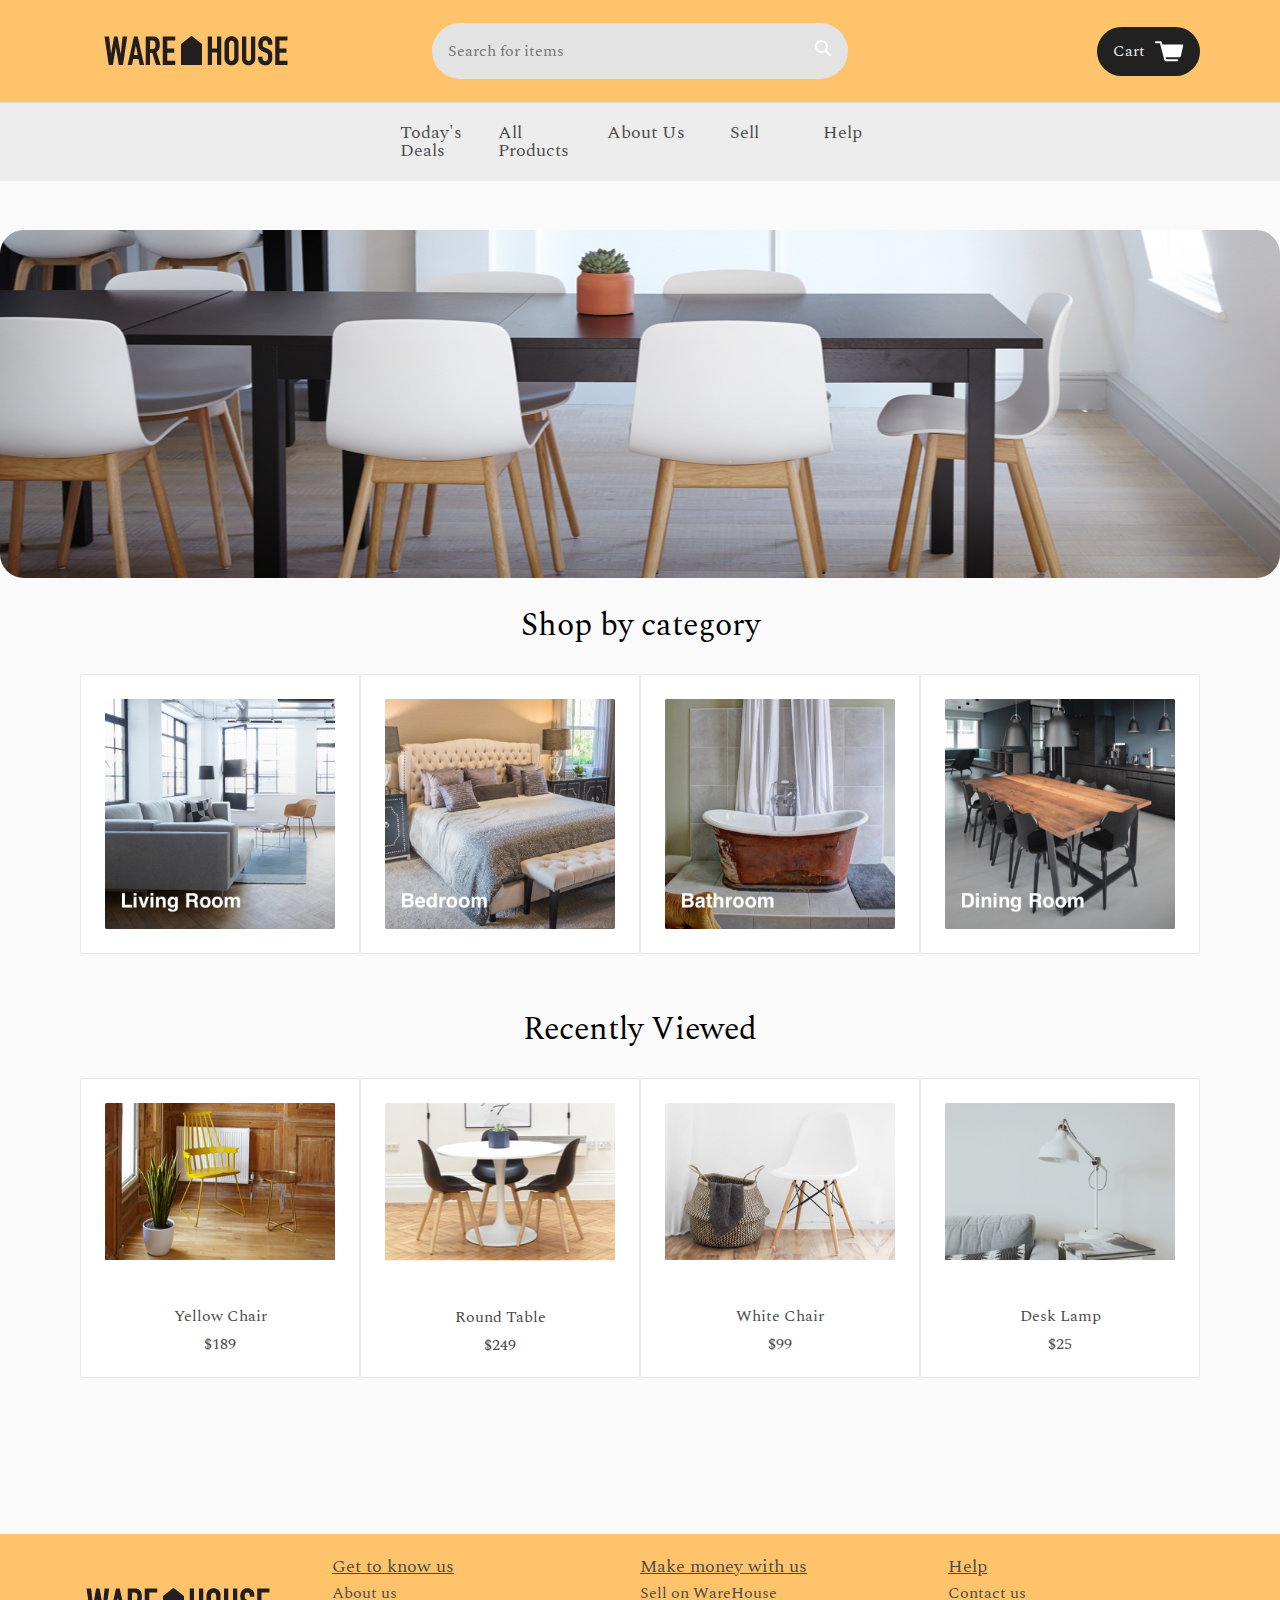
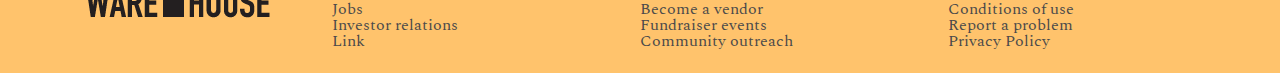
<file: index.html>
<!DOCTYPE html>
<html>
<head>
  <title>WareHouse</title>
  <link rel="stylesheet" type="text/css" href="resources/css/reset.css">
  <link rel="stylesheet" type="text/css" href="resources/css/base.css">
  <link rel="stylesheet" type="text/css" href="resources/css/index.css">
  <link href="https://fonts.googleapis.com/css?family=PT+Serif:700" rel="stylesheet">
  <link href="https://fonts.googleapis.com/css?family=Arapey|Cormorant+SC:400,500,600,700|IM+Fell+DW+Pica+SC|IM+Fell+English+SC|Judson:400,700|Junge|Maitree:400,500,600,700|Playfair+Display:400,700,900|Raleway:400,600,700,800|Spectral:400,500,600,700,800|Suranna|Taviraj:300,400,500,600,700,800,900" rel="stylesheet">
</head>
<body>
  <div class="container">

    <!-- Header -->

    <header>
      <div class="image-container">
        <a href="index.html"><img src="resources/img/home.png" alt="button taking you to mainpage"></a>
      </div>
      <div class="search-bar">
        <input type="text" name="search" placeholder="Search for items">
        <a href="" class="icon"><img src="resources/img/search.svg" alt="search button to conduct searches"></a>
      </div>
      <a href="cart.html" class="button cart">Cart <img src="resources/img/cart.svg" alt="go to cart to complete purchase"></a>
    </header>
    <nav class="top_bar">
      <a href="deals.html">Today's Deals</a>
      <a href="products.html">All Products</a>
      <a href="about.html">About Us</a>
      <a href="sell.html">Sell</a>
      <a href="#">Help</a>
    </nav>

    <!-- Hero Section -->

    <div id="main" class="landing">
      <div class="hero" id="banner_text">
      <!-- <h2>Welcome to WareHouse</h2> -->
      </div>

    <!-- Products Preview Section -->

      <div class="products">

        <!-- Product Categories -->

        <h2>Shop by category</h2>
        <div class="product-list categories">
          <a href="living.html" class="product-category">
            <div class="image-container">
              <img src="resources/img/home/living-room.jpg" alt="living room category">
            </div>

          </a>
          <a href="#" class="product-category">
            <div class="image-container">
              <img src="resources/img/home/bedroom.jpg" alt="bedroom category">
            </div>

          </a>
          <a href="#" class="product-category">
            <div class="image-container">
              <img src="resources/img/home/bathroom.jpg" alt="bathroom category">
            </div>

          </a>
          <a href="#" class="product-category">
            <div class="image-container">
              <img src="resources/img/home/dining-room.jpg" alt="dining room category">
            </div>
          </a>

        </div>

        <!-- Recently Viewed Products -->

        <h2>Recently Viewed</h2>
        <div class="product-list">
          <a href="#" class="product-item">
            <div class="image-container">
              <img src="resources/img/home/yellow-chair.jpg" alt="recently viewed item">
            </div>
            <div class="description">
              <h3>Yellow Chair</h3>
              <span class="price">$189</span>
            </div>
          </a>
          <a href="#" class="product-item">
            <div class="image-container">
              <img src="resources/img/home/round-table.jpg" alt="recently viewed item">
            </div>
            <div class="description">
              <h3>Round Table</h3>
              <span class="price">$249</span>
            </div>
          </a>
          <a href="#" class="product-item">
            <div class="image-container">
              <img src="resources/img/home/white-chair.jpg" alt="recently viewed item">
            </div>
            <div class="description">
              <h3>White Chair</h3>
              <span class="price">$99</span>
            </div>
          </a>
          <a href="#" class="product-item">
            <div class="image-container">
              <img src="resources/img/home/desk-lamp.jpg" alt="recently viewed item">
            </div>
            <div class="description">
              <h3>Desk Lamp</h3>
              <span class="price">$25</span>
            </div>
          </a>
        </div>
      </div>
    </div>

    <!-- Footer -->

    <footer>
      <img src="resources/img/home.png"  alt="button taking you to mainpage">
      <div class="links">
        <h4>Get to know us</h4>
        <a href="#">About us</a>
        <a href="jobs.html">Jobs</a>
        <a href="#">Investor relations</a>
        <a href="#">Link</a>
      </div>
      <div class="links">
        <h4>Make money with us</h4>
        <a href="sell.html">Sell on WareHouse</a>
        <a href="#">Become a vendor</a>
        <a href="#">Fundraiser events</a>
        <a href="#">Community outreach</a>
      </div>
      <div class="links">
        <h4>Help</h4>
        <a href="#">Contact us</a>
        <a href="#">Conditions of use</a>
        <a href="#">Report a problem</a>
        <a href="#">Privacy Policy</a>
      </div>
    </footer>
  </div>
</body>
</html>
</file>
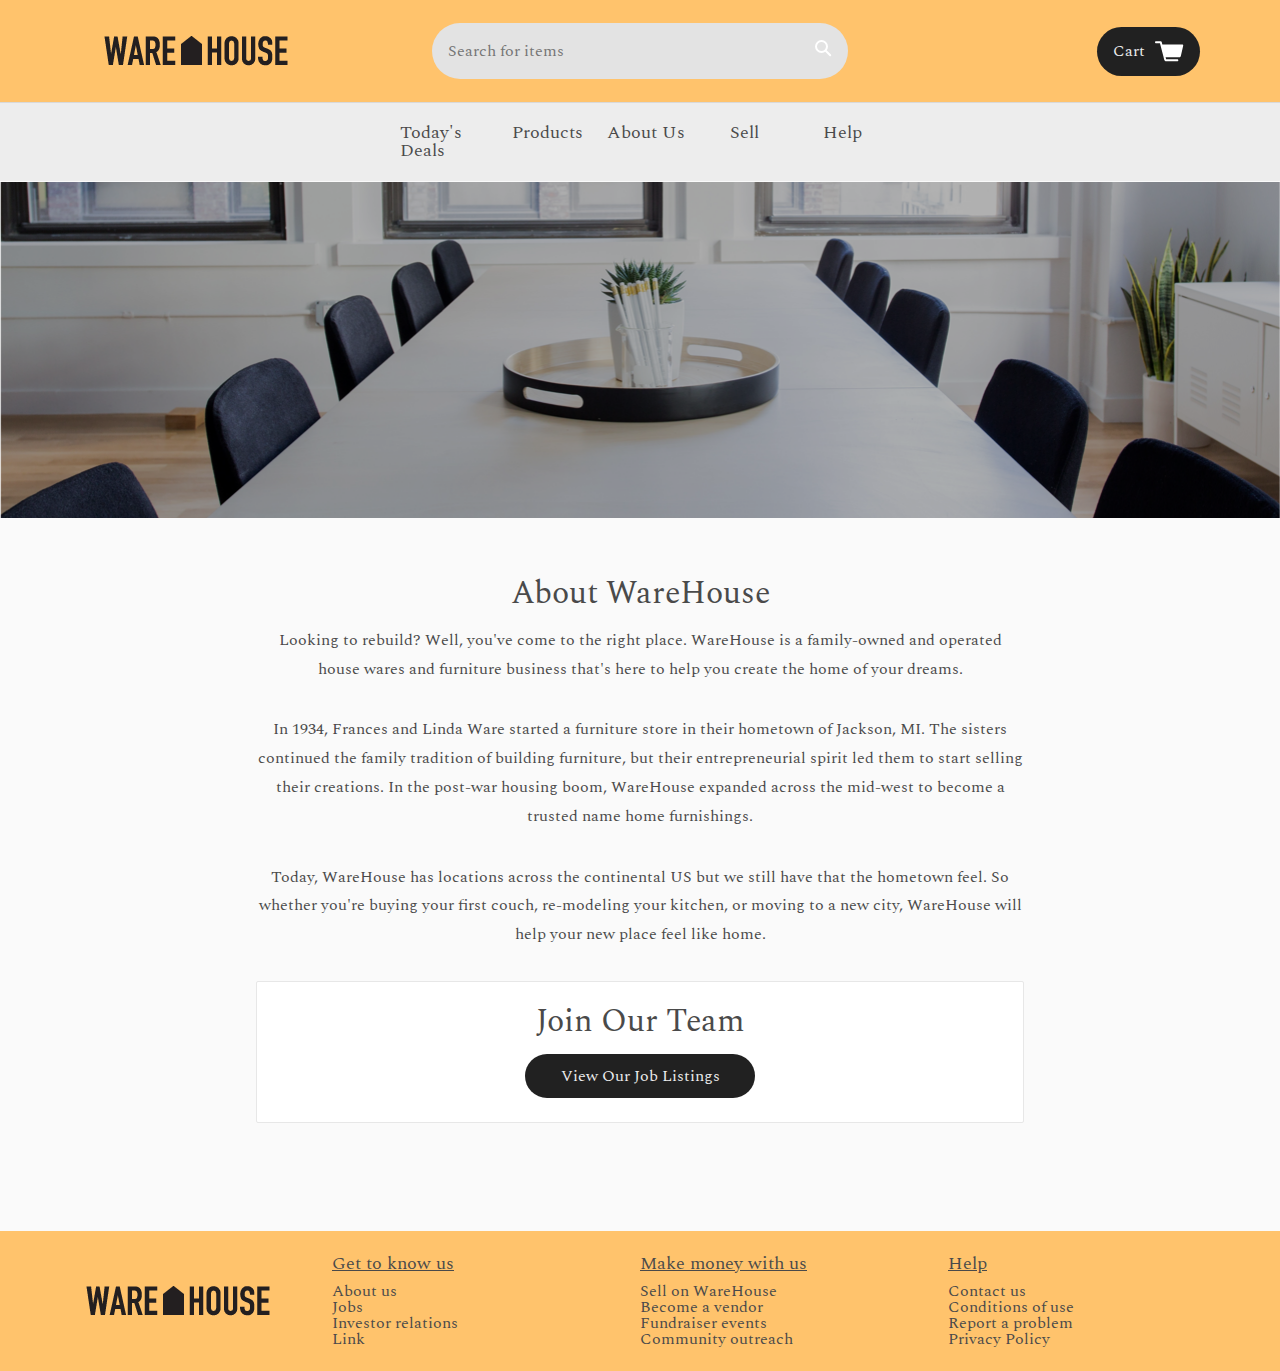
<file: about.html>
<!DOCTYPE html>
<html>
<head>
  <title>WareHouse</title>
  <link rel="stylesheet" type="text/css" href="resources/css/reset.css">
  <link rel="stylesheet" type="text/css" href="resources/css/base.css">
  <link rel="stylesheet" type="text/css" href="resources/css/about.css">
  <link href="https://fonts.googleapis.com/css?family=PT+Serif:700" rel="stylesheet">
  <link href="https://fonts.googleapis.com/css?family=Arapey|Cormorant+SC:400,500,600,700|IM+Fell+DW+Pica+SC|IM+Fell+English+SC|Judson:400,700|Junge|Maitree:400,500,600,700|Playfair+Display:400,700,900|Raleway:400,600,700,800|Spectral:400,500,600,700,800|Suranna|Taviraj:300,400,500,600,700,800,900" rel="stylesheet">
  </head>
<body>
  <div class="container">

    <!-- Header -->

    <header>
      <div class="image-container">
        <a href="index.html"><img src="resources/img/home.png" alt="button taking you to mainpage"></a>
      </div>
      <div class="search-bar">
        <input type="text" name="search" placeholder="Search for items">
        <a href="" class="icon"><img src="resources/img/search.svg" alt="search button to conduct searches"></a>
      </div>
      <a href="cart.html" class="button cart">Cart <img src="resources/img/cart.svg" alt="go to cart to complete purchase"></a>
    </header>
    <nav class="top_bar">
      <a href="deals.html">Today's Deals</a>
      <a href="products.html">Products</a>
      <a href="about.html">About Us</a>
      <a href="sell.html">Sell</a>
      <a href="#">Help</a>
    </nav>

    <!-- About Section -->

    <div id="main" class="about">
      <h1></h1>
      <div class="information">
        <h3>About WareHouse</h3>
        <p>
          Looking to rebuild? Well, you've come to the right place. WareHouse
          is a family-owned and operated house wares and furniture business
          that's here to help you create the home of your dreams.
        </p>
        <p>
          In 1934, Frances and Linda Ware started a furniture store in their
          hometown of Jackson, MI. The sisters continued the family tradition
          of building furniture, but their entrepreneurial spirit led them to
          start selling their creations. In the post-war housing boom, WareHouse
          expanded across the mid-west to become a trusted name home furnishings.
        </p>
          <p>
          Today, WareHouse has locations across the continental US but we still
          have that the hometown feel. So whether you're buying your first couch,
          re-modeling your kitchen, or moving to a new city, WareHouse will help your new place feel like home.
        </p>
        <div class="join">
          <h3>Join Our Team</h3>
          <a href="jobs.html" class="button">View Our Job Listings</a>
        </div>
      </div>
    </div>

    <!-- Footer -->

    <footer>
      <img src="resources/img/home.png" alt="button taking you to mainpage">
      <div class="links">
        <h4>Get to know us</h4>
        <a href="#">About us</a>
        <a href="jobs.html">Jobs</a>
        <a href="#">Investor relations</a>
        <a href="#">Link</a>
      </div>
      <div class="links">
        <h4>Make money with us</h4>
        <a href="sell.html">Sell on WareHouse</a>
        <a href="#">Become a vendor</a>
        <a href="#">Fundraiser events</a>
        <a href="#">Community outreach</a>
      </div>
      <div class="links">
        <h4>Help</h4>
        <a href="#">Contact us</a>
        <a href="#">Conditions of use</a>
        <a href="#">Report a problem</a>
        <a href="#">Privacy Policy</a>
      </div>
    </footer>
  </div>
</body>
</html>
</file>
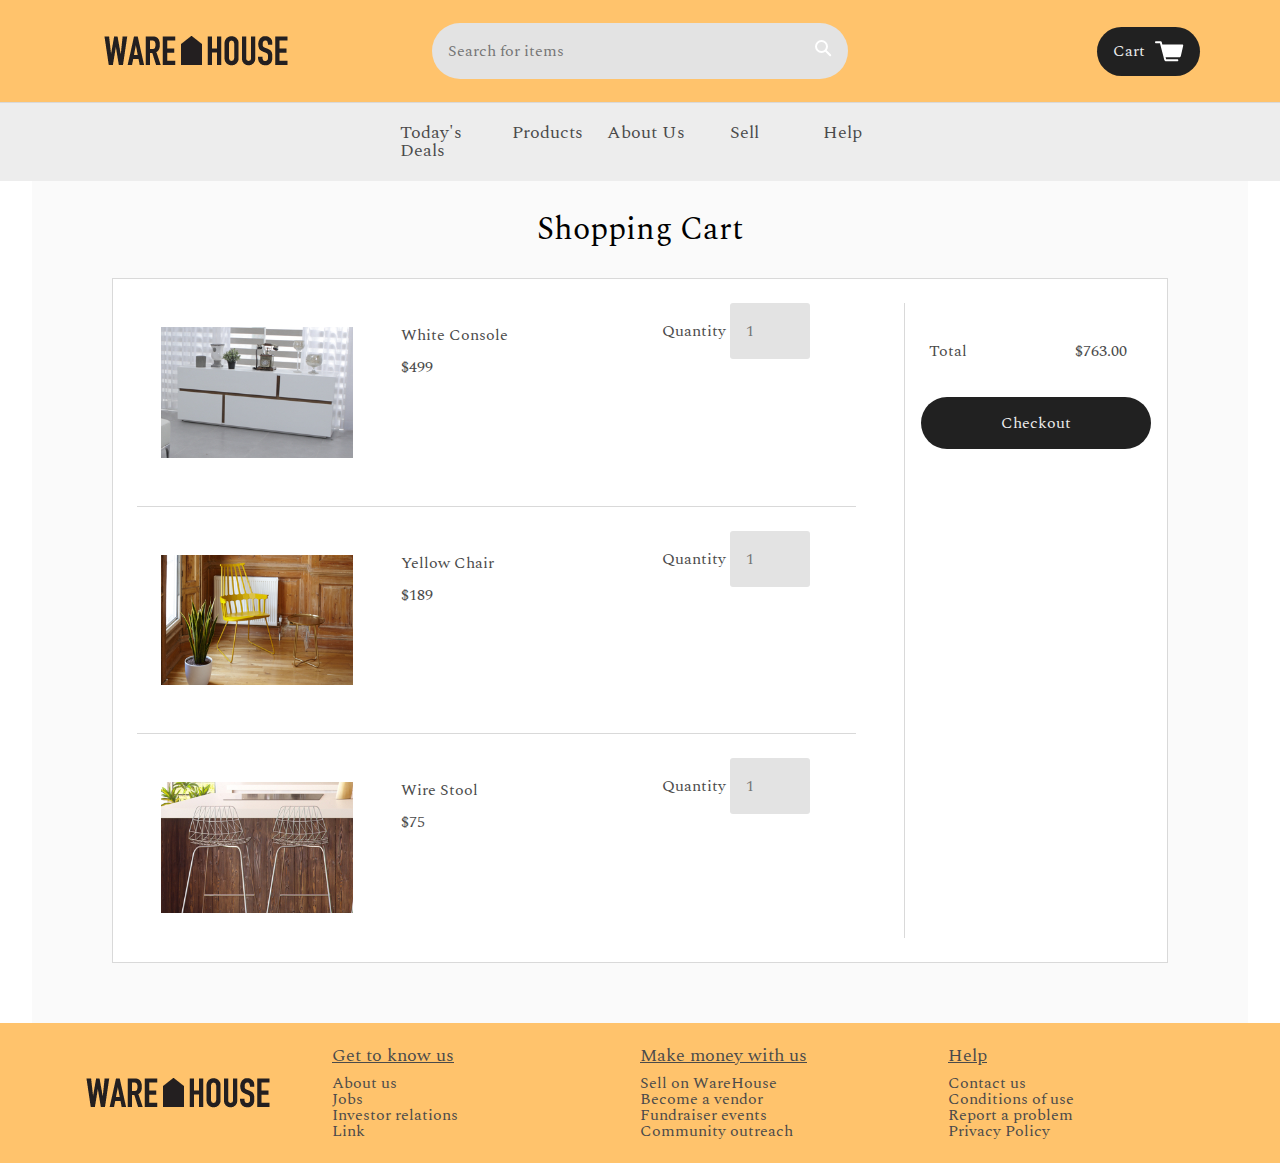
<file: cart.html>
<!DOCTYPE html>
<html>
<head>
  <title>WareHouse</title>
  <link rel="stylesheet" type="text/css" href="resources/css/reset.css">
  <link rel="stylesheet" type="text/css" href="resources/css/base.css">
  <link rel="stylesheet" type="text/css" href="resources/css/cart.css">
  <link href="https://fonts.googleapis.com/css?family=Arapey|Cormorant+SC:400,500,600,700|IM+Fell+DW+Pica+SC|IM+Fell+English+SC|Judson:400,700|Junge|Maitree:400,500,600,700|Playfair+Display:400,700,900|Raleway:400,600,700,800|Spectral:400,500,600,700,800|Suranna|Taviraj:300,400,500,600,700,800,900" rel="stylesheet">
</head>
<body>
  <div class="container">

    <!-- Header -->

    <header>
      <div class="image-container">
        <a href="index.html"><img src="resources/img/home.png" alt="button taking you to mainpage"></a>
      </div>
      <div class="search-bar">
        <input type="text" name="search" placeholder="Search for items">
        <a href="" class="icon"><img src="resources/img/search.svg" alt="search button to conduct searches"></a>
      </div>
      <a href="cart.html" class="button cart">Cart <img src="resources/img/cart.svg" alt="go to cart to complete purchase"></a>
    </header>
    <nav class="top_bar">
      <a href="deals.html">Today's Deals</a>
      <a href="products.html">Products</a>
      <a href="about.html">About Us</a>
      <a href="sell.html">Sell</a>
      <a href="#">Help</a>
    </nav>

    <!-- Cart -->

    <div id="main" class="product-list-section">
      <h2>Shopping Cart</h2>

    <div class="shopping-cart">

        <div class="row">
          <div class="image-container">
            <img src="resources/img/cart/white-console.jpg" alt="cart item">
          </div>

          <div class="description">
            <h3>White Console</h3>
            <br>
            <span class="price">$499</span>
          </div>

          <div>
            Quantity <input type="number" name="Quantity" min="0" placeholder="1">
          </div>
        </div>

        <div class="row">
          <div class="image-container">
            <img src="resources/img/cart/yellow-chair.jpg" alt="cart item">
          </div>

          <div class="description">
            <h3>Yellow Chair</h3>
            <br>
            <span class="price">$189</span>
          </div>

          <div>
            Quantity <input type="number" name="Quantity" min="0" placeholder="1">
          </div>
        </div>

        <div class="row" id="no-border">
          <div class="image-container">
            <img src="resources/img/cart/wire-stool.jpg" alt="cart item">
          </div>

          <div class="description">
            <h3>Wire Stool</h3>
            <br>
            <span class="price">$75</span>
          </div>

            <div>
            Quantity <input type="number" name="Quantity" min="0" placeholder="1">
          </div>
        </div>

      <div class="total">
        <div class="description">
          <h3>Total</h3>
          <span class="price">$763.00</span>
        </div>
        <a href="" class="button">Checkout</a>
      </div>
  </div>
</div>

    <!-- Footer -->

    <footer>
      <img src="resources/img/home.png" alt="button taking you to mainpage">
      <div class="links">
        <h4>Get to know us</h4>
        <a href="#">About us</a>
        <a href="jobs.html">Jobs</a>
        <a href="#">Investor relations</a>
        <a href="#">Link</a>
      </div>
      <div class="links">
        <h4>Make money with us</h4>
        <a href="sell.html">Sell on WareHouse</a>
        <a href="#">Become a vendor</a>
        <a href="#">Fundraiser events</a>
        <a href="#">Community outreach</a>
      </div>
      <div class="links">
        <h4>Help</h4>
        <a href="#">Contact us</a>
        <a href="#">Conditions of use</a>
        <a href="#">Report a problem</a>
        <a href="#">Privacy Policy</a>
      </div>
    </footer>
  </div>
</body>
</html>
</file>
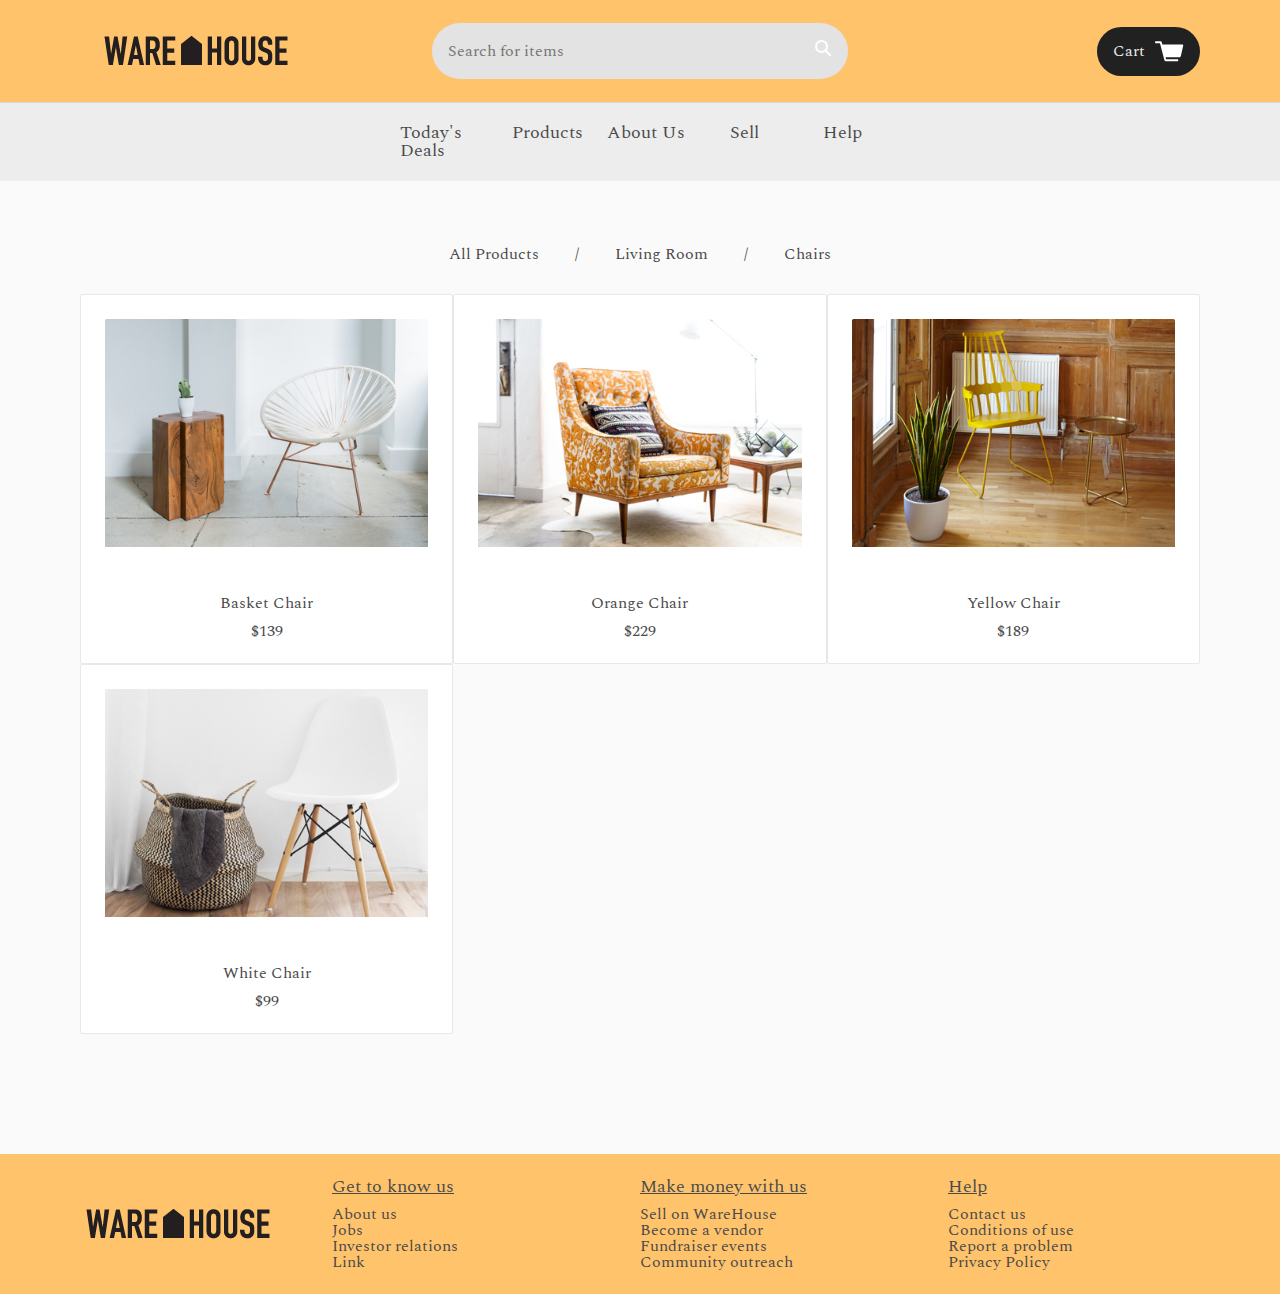
<file: chairs.html>
<!DOCTYPE html>
<html>
<head>
  <title>WareHouse</title>
  <link rel="stylesheet" type="text/css" href="resources/css/reset.css">
  <link rel="stylesheet" type="text/css" href="resources/css/base.css">
  <link href="https://fonts.googleapis.com/css?family=Arapey|Cormorant+SC:400,500,600,700|IM+Fell+DW+Pica+SC|IM+Fell+English+SC|Judson:400,700|Junge|Maitree:400,500,600,700|Playfair+Display:400,700,900|Raleway:400,600,700,800|Spectral:400,500,600,700,800|Suranna|Taviraj:300,400,500,600,700,800,900" rel="stylesheet">
</head>
<body>
  <div class="container">

    <!-- Header -->

    <header>
      <div class="image-container">
        <a href="index.html"><img src="resources/img/home.png" alt="button taking you to mainpage"></a>
      </div>
      <div class="search-bar">
        <input type="text" name="search" placeholder="Search for items">
        <a href="" class="icon"><img src="resources/img/search.svg" alt="search button to conduct searches"></a>
      </div>
      <a href="cart.html" class="button cart">Cart <img src="resources/img/cart.svg" alt="go to cart to complete purchase"></a>
    </header>
    <nav class="top_bar">
      <a href="deals.html">Today's Deals</a>
      <a href="products.html">Products</a>
      <a href="about.html">About Us</a>
      <a href="sell.html">Sell</a>
      <a href="#">Help</a>
    </nav>

    <!-- Chairs Section -->

    <div id="main" class="product-list-section">
      <ul class="breadcrumb">
        <li><a href="products.html">All Products</a></li>
        <li><a href="living.html">Living Room</a></li>
        <li>Chairs</li>
      </ul>

      <div class="product-list">


        <a href="#" class="product-item">
          <div class="image-container">
            <img src="resources/img/chairs/basket-chair.jpg">
          </div>
          <div class="description">
            <h3>Basket Chair</h3>
            <span class="price">$139</span>
          </div>
        </a>

        <a href="#" class="product-item">
          <div class="image-container">
            <img src="resources/img/chairs/orange-chair.jpg">
          </div>
          <div class="description">
            <h3>Orange Chair</h3>
            <span class="price">$229</span>
          </div>
        </a>

        <a href="#" class="product-item">
          <div class="image-container">
            <img src="resources/img/chairs/yellow-chair.jpg">
          </div>
          <div class="description">
            <h3>Yellow Chair</h3>
            <span class="price">$189</span>
          </div>
        </a>

        <a href="#" class="product-item">
          <div class="image-container">
            <img src="resources/img/chairs/white-chair.jpg">
          </div>
          <div class="description">
            <h3>White Chair</h3>
            <span class="price">$99</span>
          </div>
        </a>

      </div>
    </div>

    <!-- Footer -->

    <footer>
      <img src="resources/img/home.png" alt="button taking you to mainpage">
      <div class="links">
        <h4>Get to know us</h4>
        <a href="#">About us</a>
        <a href="jobs.html">Jobs</a>
        <a href="#">Investor relations</a>
        <a href="#">Link</a>
      </div>
      <div class="links">
        <h4>Make money with us</h4>
        <a href="sell.html">Sell on WareHouse</a>
        <a href="#">Become a vendor</a>
        <a href="#">Fundraiser events</a>
        <a href="#">Community outreach</a>
      </div>
      <div class="links">
        <h4>Help</h4>
        <a href="#">Contact us</a>
        <a href="#">Conditions of use</a>
        <a href="#">Report a problem</a>
        <a href="#">Privacy Policy</a>
      </div>
    </footer>
  </div>
</body>
</html>
</file>
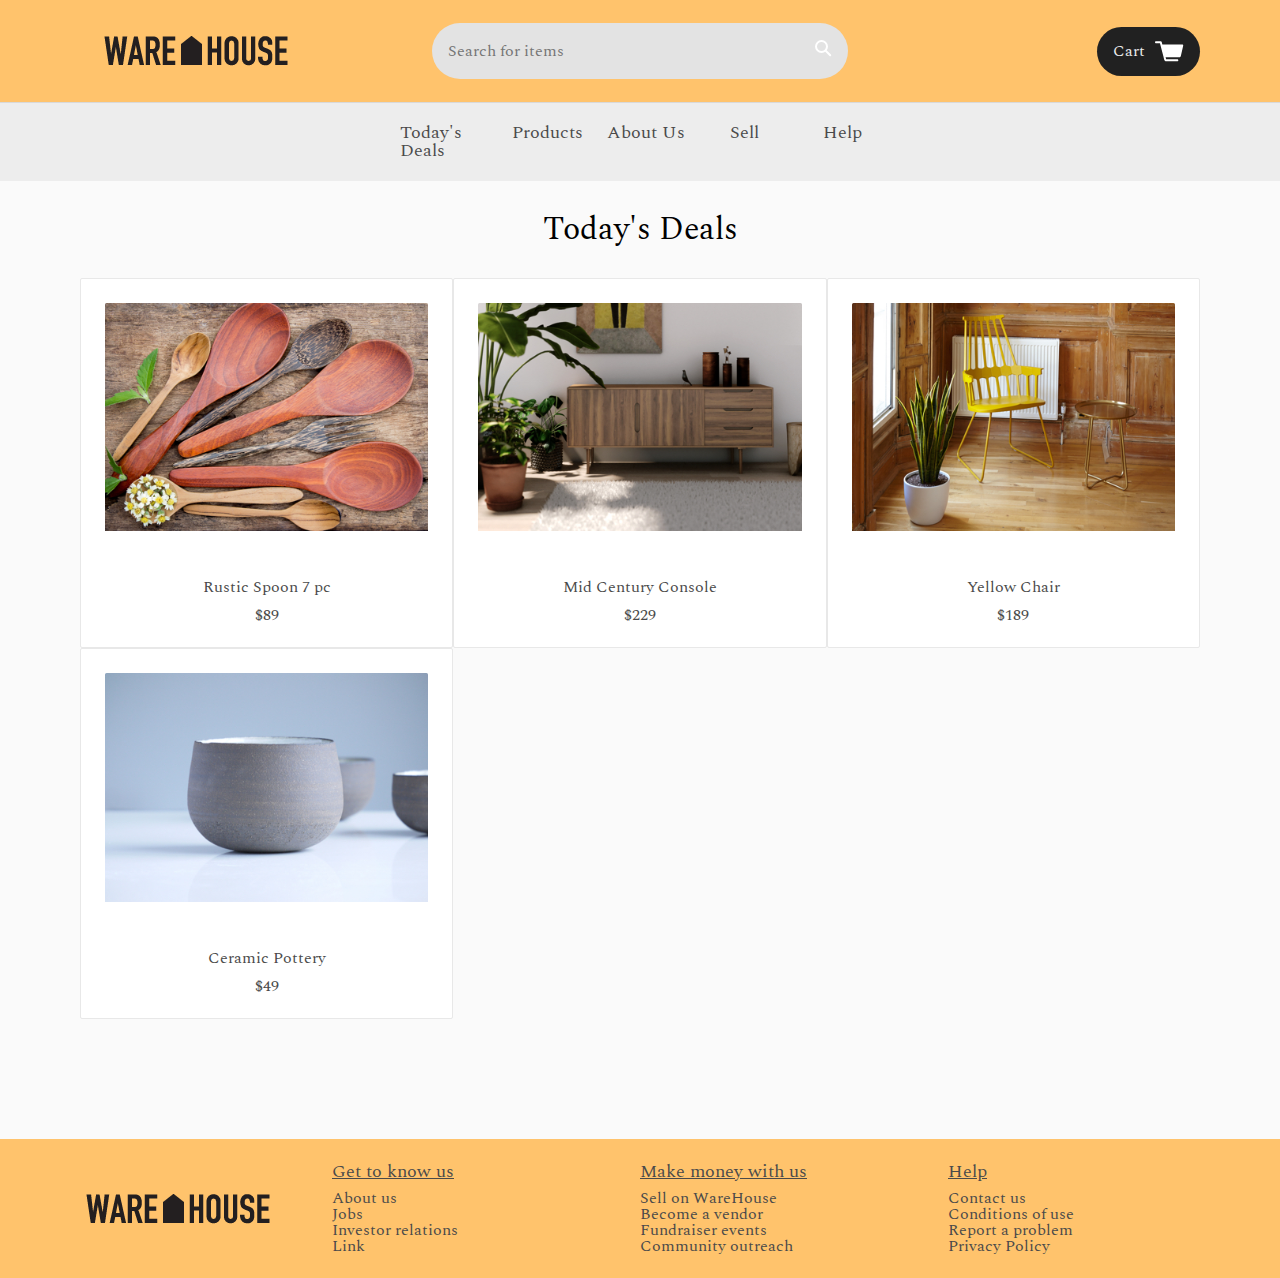
<file: deals.html>
<!DOCTYPE html>
<html>
<head>
  <title>WareHouse</title>
  <link rel="stylesheet" type="text/css" href="resources/css/reset.css">
  <link rel="stylesheet" type="text/css" href="resources/css/base.css">
  <link href="https://fonts.googleapis.com/css?family=Arapey|Cormorant+SC:400,500,600,700|IM+Fell+DW+Pica+SC|IM+Fell+English+SC|Judson:400,700|Junge|Maitree:400,500,600,700|Playfair+Display:400,700,900|Raleway:400,600,700,800|Spectral:400,500,600,700,800|Suranna|Taviraj:300,400,500,600,700,800,900" rel="stylesheet">
</head>
<body>
  <div class="container">

    <!-- Header -->

    <header>
      <div class="image-container">
        <a href="index.html"><img src="resources/img/home.png" alt="button taking you to mainpage"></a>
      </div>
      <div class="search-bar">
        <input type="text" name="search" placeholder="Search for items">
        <a href="" class="icon"><img src="resources/img/search.svg" alt="search button to conduct searches"></a>
      </div>
      <a href="cart.html" class="button cart">Cart <img src="resources/img/cart.svg" alt="go to cart to complete purchase"></a>
    </header>
    <nav class="top_bar">
      <a href="deals.html">Today's Deals</a>
      <a href="products.html">Products</a>
      <a href="about.html">About Us</a>
      <a href="sell.html">Sell</a>
      <a href="#">Help</a>
    </nav>

    <!-- Deals Section -->

    <div id="main" class="product-list-section">
      <h2>Today's Deals</h2>

      <div class="product-list">
        <a href="#" class="product-item">
          <div class="image-container">
            <img src="resources/img/deals/wooden-spoons.jpg" alt="todays deals">
          </div>
          <div class="description">
            <h3>Rustic Spoon 7 pc</h3>
            <span class="price">$89</span>
          </div>
        </a>

        <a href="#" class="product-item">
          <div class="image-container">
            <img src="resources/img/deals/midcen-console.jpg" alt="todays deals">
          </div>
          <div class="description">
            <h3>Mid Century Console</h3>
            <span class="price">$229</span>
          </div>
        </a>

        <a href="#" class="product-item">
          <div class="image-container">
            <img src="resources/img/chairs/yellow-chair.jpg" alt="todays deals">
          </div>
          <div class="description">
            <h3>Yellow Chair</h3>
            <span class="price">$189</span>
          </div>
        </a>

        <a href="#" class="product-item">
          <div class="image-container">
            <img src="resources/img/deals/pottery.jpg" alt="todays deals">
          </div>
          <div class="description">
            <h3>Ceramic Pottery</h3>
            <span class="price">$49</span>
          </div>
        </a>

      </div>
    </div>

    <!-- Footer -->

    <footer>
      <img src="resources/img/home.png" alt="button taking you to mainpage">
      <div class="links">
        <h4>Get to know us</h4>
        <a href="#">About us</a>
        <a href="jobs.html">Jobs</a>
        <a href="#">Investor relations</a>
        <a href="#">Link</a>
      </div>
      <div class="links">
        <h4>Make money with us</h4>
        <a href="sell.html">Sell on WareHouse</a>
        <a href="#">Become a vendor</a>
        <a href="#">Fundraiser events</a>
        <a href="#">Community outreach</a>
      </div>
      <div class="links">
        <h4>Help</h4>
        <a href="#">Contact us</a>
        <a href="#">Conditions of use</a>
        <a href="#">Report a problem</a>
        <a href="#">Privacy Policy</a>
      </div>
    </footer>
  </div>
</body>
</html>
</file>
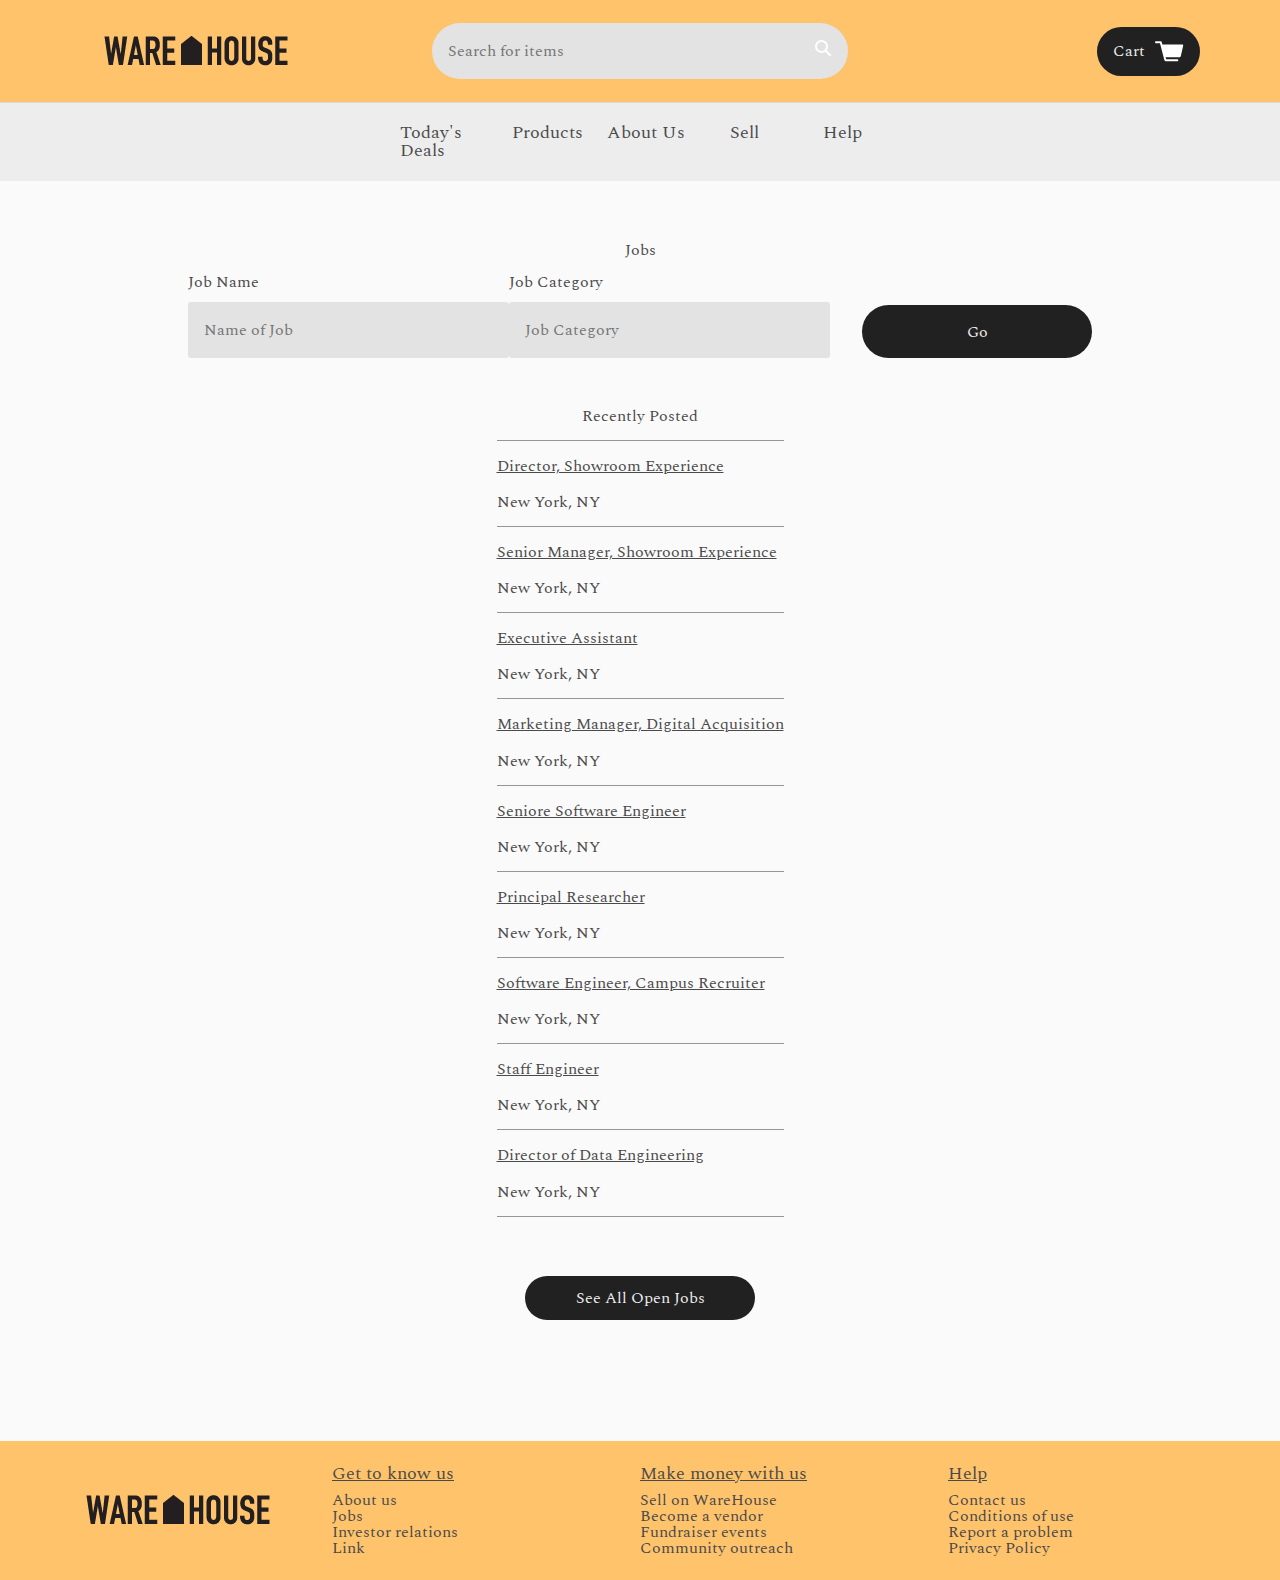
<file: jobs.html>
<!DOCTYPE html>
<html>
<head>
  <title>WareHouse</title>
  <link rel="stylesheet" type="text/css" href="resources/css/reset.css">
  <link rel="stylesheet" type="text/css" href="resources/css/base.css">
  <link rel="stylesheet" type="text/css" href="resources/css/jobs.css">
  <link href="https://fonts.googleapis.com/css?family=Arapey|Cormorant+SC:400,500,600,700|IM+Fell+DW+Pica+SC|IM+Fell+English+SC|Judson:400,700|Junge|Maitree:400,500,600,700|Playfair+Display:400,700,900|Raleway:400,600,700,800|Spectral:400,500,600,700,800|Suranna|Taviraj:300,400,500,600,700,800,900" rel="stylesheet">
</head>
<body>
  <div class="container">

    <!-- Header -->

    <header>
      <div class="image-container">
        <a href="index.html"><img src="resources/img/home.png" alt="button taking you to mainpage"></a>
      </div>
      <div class="search-bar">
        <input type="text" name="search" placeholder="Search for items">
        <a href="" class="icon"><img src="resources/img/search.svg" alt="search button to conduct searches"></a>
      </div>
      <a href="cart.html" class="button cart">Cart <img src="resources/img/cart.svg" alt="go to cart to complete purchase"></a>
    </header>
    <nav class="top_bar">
      <a href="deals.html">Today's Deals</a>
      <a href="products.html">Products</a>
      <a href="about.html">About Us</a>
      <a href="sell.html">Sell</a>
      <a href="#">Help</a>
    </nav>

    <!-- Job List Section -->

    <div id="main" class="jobs">
      <h3>Jobs</h3>

      <!-- Job Search Bar -->

      <form>
        <div id="name" class="field">
          <label for="name">Job Name</label>
          <input type="text" name="name" placeholder="Name of Job">
        </div>
        <div id="name" class="field">
          <label for="name">Job Category</label>
          <input type="text" name="name" placeholder="Job Category">
        </div>
        <a href="#" class="button">Go</a>
      </form>

      <!-- Recently Posted Job List -->

      <h3>Recently Posted</h3>
      <div class="job-list">
        <div class="job">
          <h4>Director, Showroom Experience</h4>
          <span>New York, NY</span>
        </div>
        <div class="job">
          <h4>Senior Manager, Showroom Experience</h4>
          <span>New York, NY</span>
        </div>
        <div class="job">
          <h4>Executive Assistant</h4>
          <span>New York, NY</span>
        </div>
        <div class="job">
          <h4>Marketing Manager, Digital Acquisition</h4>
          <span>New York, NY</span>
        </div>
        <div class="job">
          <h4>Seniore Software Engineer</h4>
          <span>New York, NY</span>
        </div>
        <div class="job">
          <h4>Principal Researcher</h4>
          <span>New York, NY</span>
        </div>
        <div class="job">
          <h4>Software Engineer, Campus Recruiter</h4>
          <span>New York, NY</span>
        </div>
        <div class="job">
          <h4>Staff Engineer</h4>
          <span>New York, NY</span>
        </div>
        <div class="job">
          <h4>Director of Data Engineering</h4>
          <span>New York, NY</span>
        </div>
      </div>
      <a href="#" class="button" id="see-all-jobs">See All Open Jobs</a>
    </div>

    <!-- Footer -->

    <footer>
      <img src="resources/img/home.png" alt="button taking you to mainpage">
      <div class="links">
        <h4>Get to know us</h4>
        <a href="#">About us</a>
        <a href="jobs.html">Jobs</a>
        <a href="#">Investor relations</a>
        <a href="#">Link</a>
      </div>
      <div class="links">
        <h4>Make money with us</h4>
        <a href="sell.html">Sell on WareHouse</a>
        <a href="#">Become a vendor</a>
        <a href="#">Fundraiser events</a>
        <a href="#">Community outreach</a>
      </div>
      <div class="links">
        <h4>Help</h4>
        <a href="#">Contact us</a>
        <a href="#">Conditions of use</a>
        <a href="#">Report a problem</a>
        <a href="#">Privacy Policy</a>
      </div>
    </footer>
  </div>
</body>
</html>
</file>
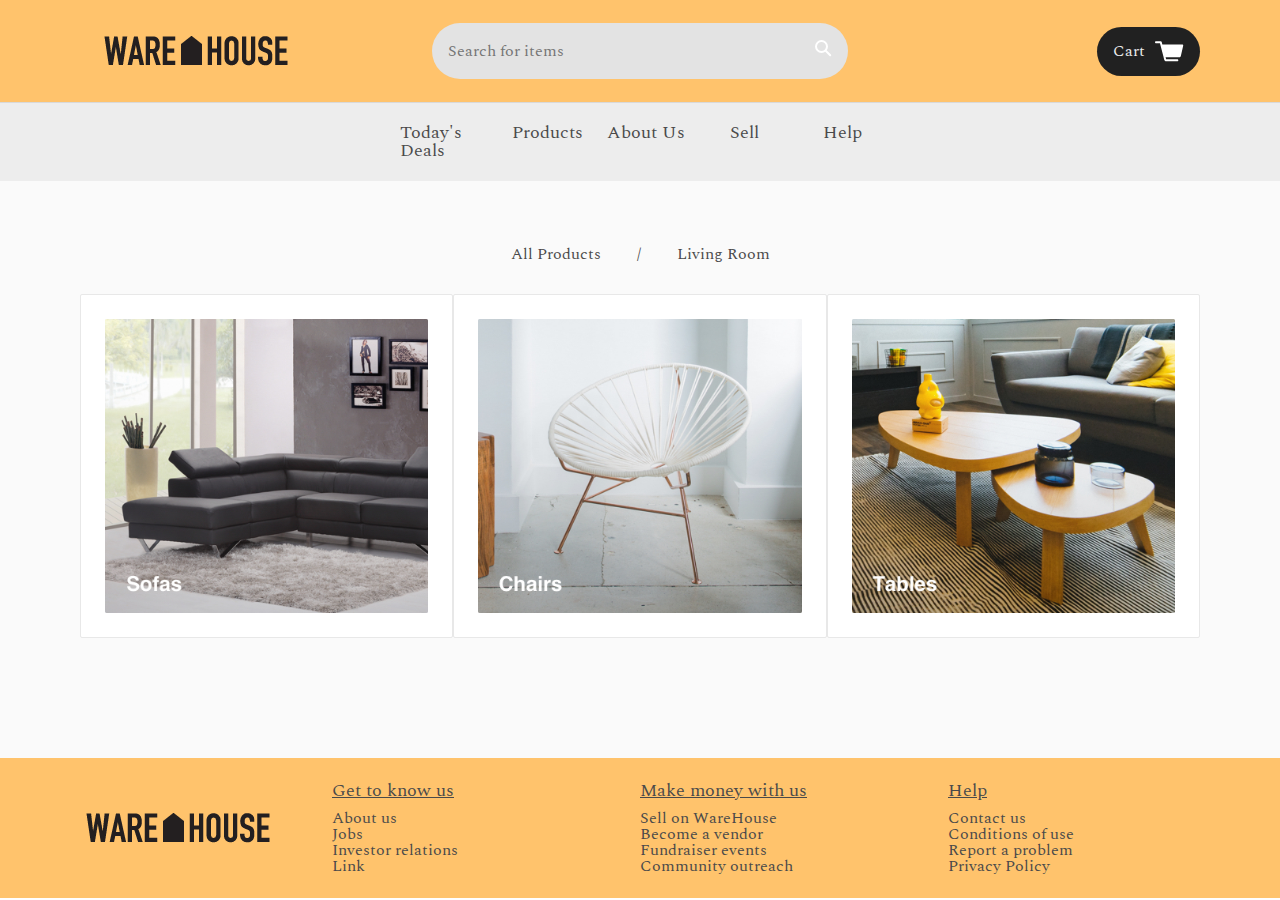
<file: living.html>
<!DOCTYPE html>
<html>
<head>
  <title>WareHouse</title>
  <link rel="stylesheet" type="text/css" href="resources/css/reset.css">
  <link rel="stylesheet" type="text/css" href="resources/css/base.css">
  <link href="https://fonts.googleapis.com/css?family=Arapey|Cormorant+SC:400,500,600,700|IM+Fell+DW+Pica+SC|IM+Fell+English+SC|Judson:400,700|Junge|Maitree:400,500,600,700|Playfair+Display:400,700,900|Raleway:400,600,700,800|Spectral:400,500,600,700,800|Suranna|Taviraj:300,400,500,600,700,800,900" rel="stylesheet">
</head>
<body>
  <div class="container">

    <!-- Header -->

    <header>
      <div class="image-container">
        <a href="index.html"><img src="resources/img/home.png" alt="button taking you to mainpage"></a>
      </div>
      <div class="search-bar">
        <input type="text" name="search" placeholder="Search for items">
        <a href="" class="icon"><img src="resources/img/search.svg" alt="search button to conduct searches"></a>
      </div>
      <a href="cart.html" class="button cart">Cart <img src="resources/img/cart.svg" alt="go to cart to complete purchase"></a>
    </header>
    <nav class="top_bar">
      <a href="deals.html">Today's Deals</a>
      <a href="products.html">Products</a>
      <a href="about.html">About Us</a>
      <a href="sell.html">Sell</a>
      <a href="#">Help</a>
    </nav>

    <!-- Living Room List Section -->

    <div id="main" class="product-list-section">
      <ul class="breadcrumb">
        <li><a href="products.html">All Products</a></li>
        <li>Living Room</li>
      </ul>

      <div class="product-list">
        <a href="#" class="product-item">
          <div class="image-container">
            <img src="resources/img/living/sofas.jpg">
          </div>
        </a>
        <a href="#" class="product-item">
          <div class="image-container">
            <img src="resources/img/living/chairs.jpg">
          </div>
        </a>
        <a href="#" class="product-item">
          <div class="image-container">
            <img src="resources/img/living/tables.jpg">
          </div>
        </a>
      </div>
    </div>

    <!-- Footer -->

    <footer>
      <img src="resources/img/home.png" alt="button taking you to mainpage">
      <div class="links">
        <h4>Get to know us</h4>
        <a href="#">About us</a>
        <a href="jobs.html">Jobs</a>
        <a href="#">Investor relations</a>
        <a href="#">Link</a>
      </div>
      <div class="links">
        <h4>Make money with us</h4>
        <a href="sell.html">Sell on WareHouse</a>
        <a href="#">Become a vendor</a>
        <a href="#">Fundraiser events</a>
        <a href="#">Community outreach</a>
      </div>
      <div class="links">
        <h4>Help</h4>
        <a href="#">Contact us</a>
        <a href="#">Conditions of use</a>
        <a href="#">Report a problem</a>
        <a href="#">Privacy Policy</a>
      </div>
    </footer>
  </div>
</body>
</html>
</file>
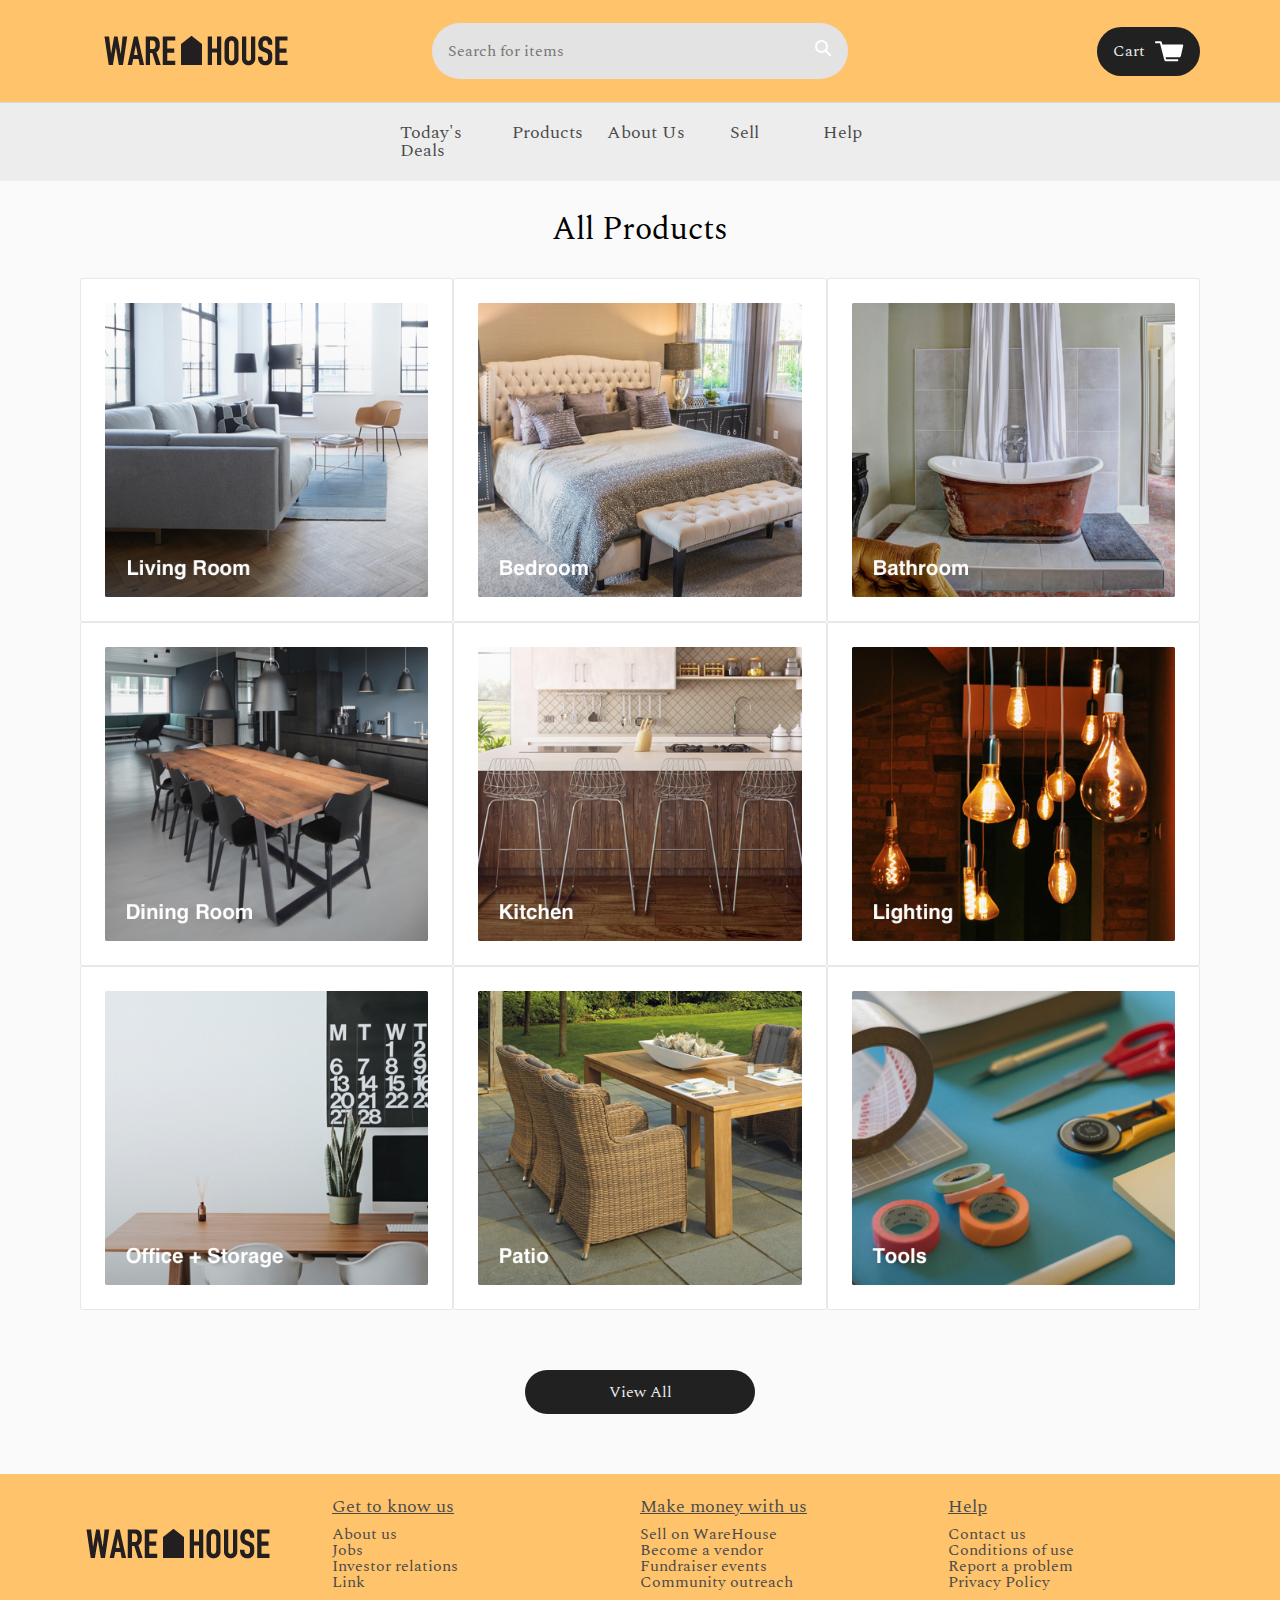
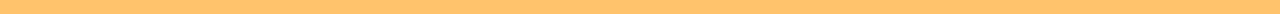
<file: products.html>
<!DOCTYPE html>
<html>
<head>
  <title>WareHouse</title>
  <link rel="stylesheet" type="text/css" href="resources/css/reset.css">
  <link rel="stylesheet" type="text/css" href="resources/css/base.css">
  <link href="https://fonts.googleapis.com/css?family=Arapey|Cormorant+SC:400,500,600,700|IM+Fell+DW+Pica+SC|IM+Fell+English+SC|Judson:400,700|Junge|Maitree:400,500,600,700|Playfair+Display:400,700,900|Raleway:400,600,700,800|Spectral:400,500,600,700,800|Suranna|Taviraj:300,400,500,600,700,800,900" rel="stylesheet">
</head>
<body>
  <div class="container">

    <!-- Header -->

    <header>
      <div class="image-container">
        <a href="index.html"><img src="resources/img/home.png" alt="button taking you to mainpage"></a>
      </div>
      <div class="search-bar">
        <input type="text" name="search" placeholder="Search for items">
        <a href="" class="icon"><img src="resources/img/search.svg" alt="search button to conduct searches"></a>
      </div>
      <a href="cart.html" class="button cart">Cart <img src="resources/img/cart.svg" alt="go to cart to complete purchase"></a>
    </header>
    <nav class="top_bar">
      <a href="deals.html">Today's Deals</a>
      <a href="products.html">Products</a>
      <a href="about.html">About Us</a>
      <a href="sell.html">Sell</a>
      <a href="#">Help</a>
    </nav>

    <!-- Products Section -->

    <div id="main" class="product-list-section">
      <h2>All Products</h2>
      <div class="product-list">
        <a href="living.html" class="product-item">
          <div class="image-container">
            <img src="resources/img/products/living-room.jpg" alt="living room category">
          </div>
          <!-- <div class="description">
            <h3>Living Room</h3>
          </div> -->
        </a>
        <a href="#" class="product-item">
          <div class="image-container">
            <img src="resources/img/products/bedroom.jpg" alt="bedroom category">
          </div>
          <!-- <div class="description">
            <h3>Bedroom</h3>
          </div> -->
        </a>
        <a href="#" class="product-item">
          <div class="image-container">
            <img src="resources/img/products/bathroom.jpg" alt="bathroom category">
          </div>
          <!-- <div class="description">
            <h3>Bathroom</h3>
          </div> -->
        </a>
        <a href="#" class="product-item">
          <div class="image-container">
            <img src="resources/img/products/dining-room.jpg" alt="dining room category">
          </div>
          <!-- <div class="description">
            <h3>Dining Room</h3>
          </div> -->
        </a>
        <a href="#" class="product-item">
          <div class="image-container">
            <img src="resources/img/products/kitchen.jpg" alt="kitchen category">
          </div>
          <!-- <div class="description">
            <h3>Kitchen</h3>
          </div> -->
        </a>
        <a href="#" class="product-item">
          <div class="image-container">
            <img src="resources/img/products/lighting.jpg" alt="lighting" category">
          </div>
          <!-- <div class="description">
            <h3>Lighting</h3>
          </div> -->
        </a>
        <a href="#" class="product-item">
          <div class="image-container">
            <img src="resources/img/products/office.jpg" alt="office and storage category">
          </div>
          <!-- <div class="description">
            <h3>Office + Storage</h3>
          </div> -->
        </a>
        <a href="#" class="product-item">
          <div class="image-container">
            <img src="resources/img/products/patio.jpg" alt="patio category">
          </div>
          <!-- <div class="description">
            <h3>Patio</h3>
          </div> -->
        </a>
        <a href="#" class="product-item">
          <div class="image-container">
            <img src="resources/img/products/tools.jpg" alt="tools category">
          </div>
          <!-- <div class="description">
            <h3>Tools</h3>
          </div> -->
        </a>
      </div>
      <a href="#" class="button">View All</a>
    </div>

    <!-- Footer -->

    <footer>
      <img src="resources/img/home.png" alt="button taking you to mainpage">
      <div class="links">
        <h4>Get to know us</h4>
        <a href="#">About us</a>
        <a href="jobs.html">Jobs</a>
        <a href="#">Investor relations</a>
        <a href="#">Link</a>
      </div>
      <div class="links">
        <h4>Make money with us</h4>
        <a href="sell.html">Sell on WareHouse</a>
        <a href="#">Become a vendor</a>
        <a href="#">Fundraiser events</a>
        <a href="#">Community outreach</a>
      </div>
      <div class="links">
        <h4>Help</h4>
        <a href="#">Contact us</a>
        <a href="#">Conditions of use</a>
        <a href="#">Report a problem</a>
        <a href="#">Privacy Policy</a>
      </div>
    </footer>
  </div>
</body>
</html>
</file>
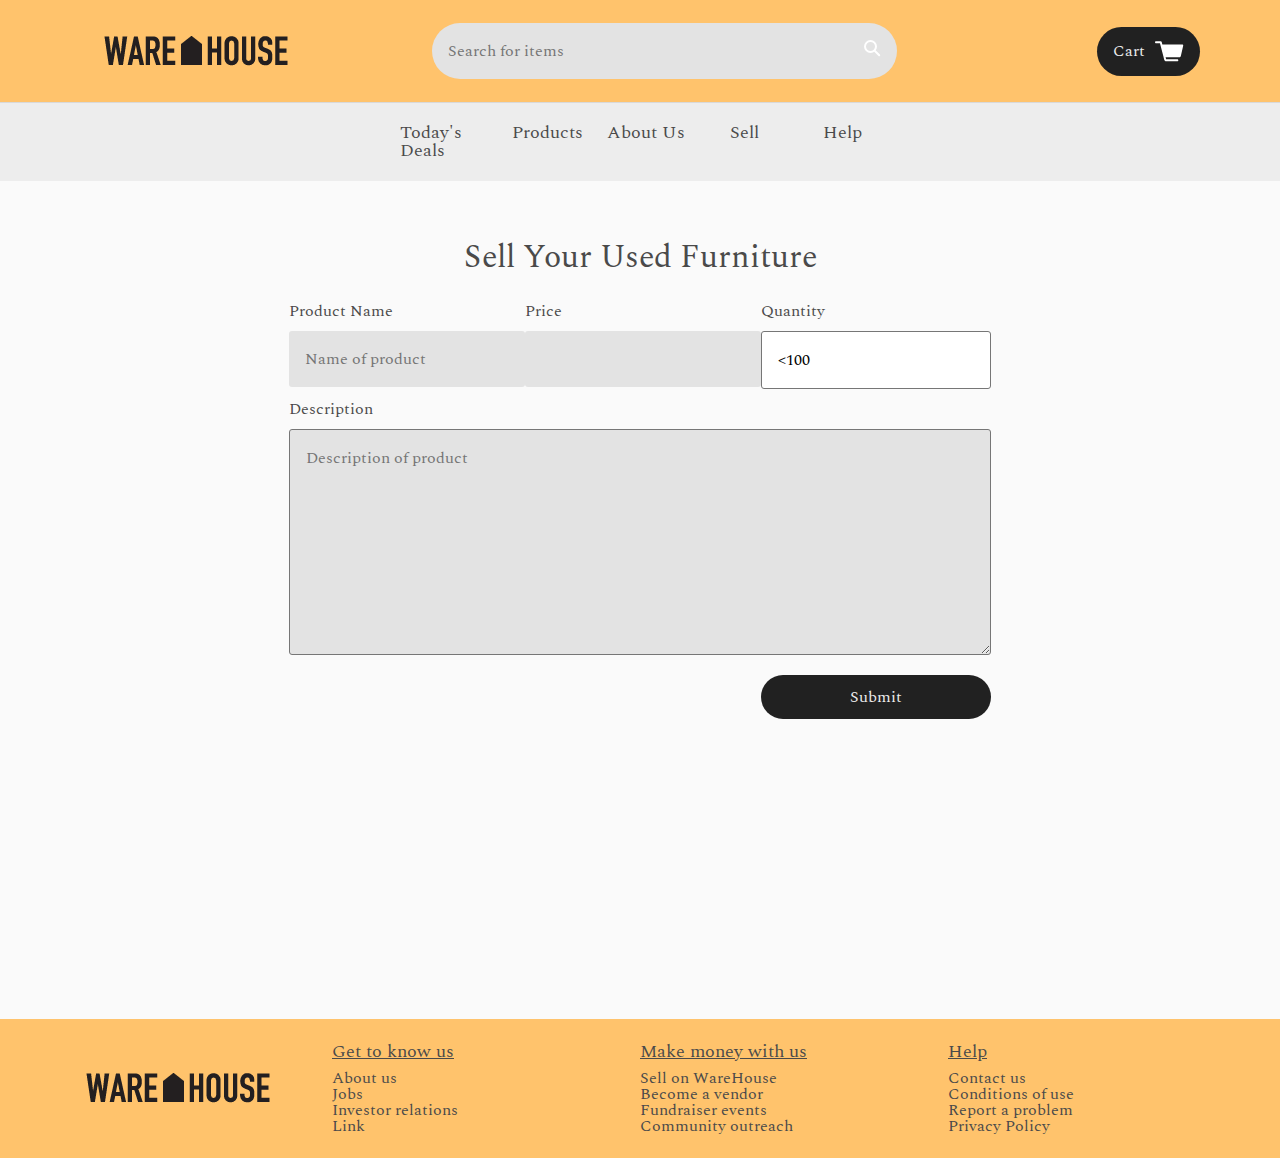
<file: sell.html>
<!DOCTYPE html>
<html>
<head>
  <title>WareHouse</title>
  <link rel="stylesheet" type="text/css" href="resources/css/reset.css">
  <link rel="stylesheet" type="text/css" href="resources/css/base.css">
  <link rel="stylesheet" type="text/css" href="resources/css/sell.css">
  <link href="https://fonts.googleapis.com/css?family=PT+Serif" rel="stylesheet">
  <link href="https://fonts.googleapis.com/css?family=Arapey|Cormorant+SC:400,500,600,700|IM+Fell+DW+Pica+SC|IM+Fell+English+SC|Judson:400,700|Junge|Maitree:400,500,600,700|Playfair+Display:400,700,900|Raleway:400,600,700,800|Spectral:400,500,600,700,800|Suranna|Taviraj:300,400,500,600,700,800,900" rel="stylesheet">
</head>
<body>
  <div class="container">

    <!-- Header -->

    <header>
      <div class="image-container">
        <a href="index.html"><img src="resources/img/home.png" alt="button taking you to mainpage"></a>
      </div>
      <div class="search-bar">
        <input type="text" name="search" placeholder="Search for items">
        <a href="" class="icon"><img src="resources/img/search.svg" alt="search button to conduct searches"></a>
      </div>
      <a href="cart.html" class="button cart">Cart <img src="resources/img/cart.svg" alt="go to cart to complete purchase"></a>
    </header>
    <nav class="top_bar">
      <a href="deals.html">Today's Deals</a>
      <a href="products.html">Products</a>
      <a href="about.html">About Us</a>
      <a href="sell.html">Sell</a>
      <a href="#">Help</a>
    </nav>

    <!-- Sell Product Form -->

    <div id="main" class="sell">
      <h3>Sell Your Used Furniture</h3>
      <form>
        <div id="name" class="field">
          <label for="name">Product Name</label>
          <input type="text" name="name" placeholder="Name of product">
        </div>
        <div id="price" class="field">
          <label for="price">Price</label>
          <input type="number" name="price">
        </div>
        <div id="quantity" class="field">
          <label for="quantity">Quantity</label>
          <select name="quantity" class="quantity_dropdown">
            <option value="100"><100</option>
            <option value="200">100-200</option>
            <option value="300">200-300</option>
            <option value="400">300-400</option>
            <option value="500">>500</option>
          </select>
        </div>
        <div id="description" class="field">
          <label for="description">Description</label>
          <textarea type="text" name="description" id="description-text-box" placeholder="Description of product"></textarea>
        </div>
        <a href="#" class="button" id="submit">Submit</a>
      </form>
    </div>

    <!-- Footer -->

    <footer>
      <img src="resources/img/home.png" alt="button taking you to mainpage">
      <div class="links">
        <h4>Get to know us</h4>
        <a href="#">About us</a>
        <a href="jobs.html">Jobs</a>
        <a href="#">Investor relations</a>
        <a href="#">Link</a>
      </div>
      <div class="links">
        <h4>Make money with us</h4>
        <a href="sell.html">Sell on WareHouse</a>
        <a href="#">Become a vendor</a>
        <a href="#">Fundraiser events</a>
        <a href="#">Community outreach</a>
      </div>
      <div class="links">
        <h4>Help</h4>
        <a href="#">Contact us</a>
        <a href="#">Conditions of use</a>
        <a href="#">Report a problem</a>
        <a href="#">Privacy Policy</a>
      </div>
    </footer>
  </div>
</body>
</html>
</file>
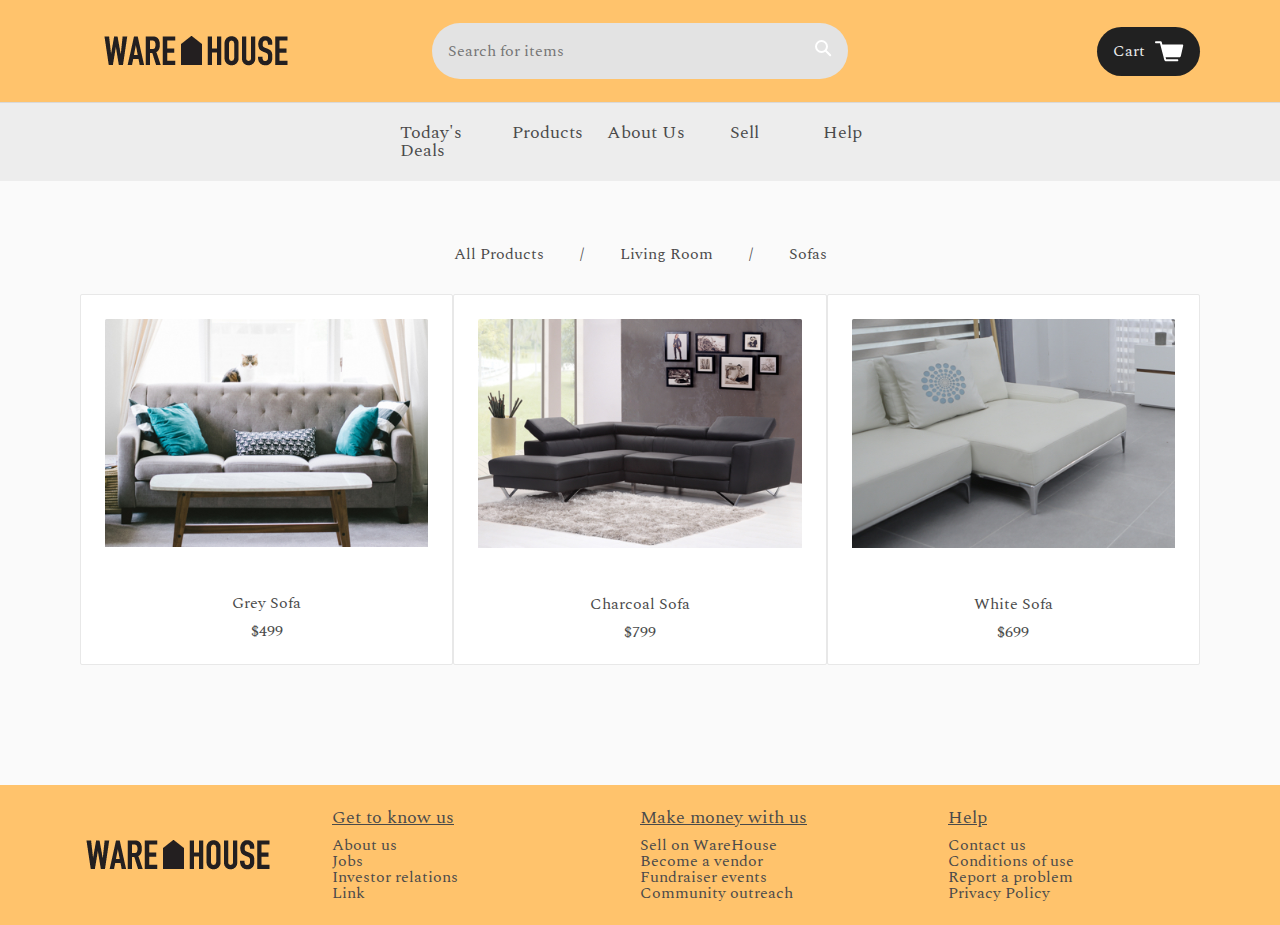
<file: sofas.html>
<!DOCTYPE html>
<html>
<head>
  <title>WareHouse</title>
  <link rel="stylesheet" type="text/css" href="resources/css/reset.css">
  <link rel="stylesheet" type="text/css" href="resources/css/base.css">
  <link href="https://fonts.googleapis.com/css?family=Arapey|Cormorant+SC:400,500,600,700|IM+Fell+DW+Pica+SC|IM+Fell+English+SC|Judson:400,700|Junge|Maitree:400,500,600,700|Playfair+Display:400,700,900|Raleway:400,600,700,800|Spectral:400,500,600,700,800|Suranna|Taviraj:300,400,500,600,700,800,900" rel="stylesheet">
</head>
<body>
  <div class="container">

    <!-- Header -->

    <header>
      <div class="image-container">
        <a href="index.html"><img src="resources/img/home.png" alt="button taking you to mainpage"></a>
      </div>
      <div class="search-bar">
        <input type="text" name="search" placeholder="Search for items">
        <a href="" class="icon"><img src="resources/img/search.svg" alt="search button to conduct searches"></a>
      </div>
      <a href="cart.html" class="button cart">Cart <img src="resources/img/cart.svg" alt="go to cart to complete purchase"></a>
    </header>
    <nav class="top_bar">
      <a href="deals.html">Today's Deals</a>
      <a href="products.html">Products</a>
      <a href="about.html">About Us</a>
      <a href="sell.html">Sell</a>
      <a href="#">Help</a>
    </nav>

    <!-- Sofas Section -->

    <div id="main" class="product-list-section">
      <ul class="breadcrumb">
        <li><a href="products.html">All Products</a></li>
        <li><a href="living.html">Living Room</a></li>
        <li>Sofas</li>
      </ul>

      <div class="product-list">
        <a href="#" class="product-item">
          <div class="image-container">
            <img src="resources/img/sofas/grey-sofa.jpg">
          </div>
          <div class="description">
            <h3>Grey Sofa</h3>
            <span class="price">$499</span>
          </div>
        </a>

        <a href="#" class="product-item">
          <div class="image-container">
            <img src="resources/img/sofas/charcoal-sofa.jpg">
          </div>
          <div class="description">
            <h3>Charcoal Sofa</h3>
            <span class="price">$799</span>
          </div>
        </a>

        <a href="#" class="product-item">
          <div class="image-container">
            <img src="resources/img/sofas/white-sofa.jpg">
          </div>
          <div class="description">
            <h3>White Sofa</h3>
            <span class="price">$699</span>
          </div>
        </a>

      </div>
    </div>

    <!-- Footer -->

    <footer>
      <img src="resources/img/home.png" alt="button taking you to mainpage">
      <div class="links">
        <h4>Get to know us</h4>
        <a href="#">About us</a>
        <a href="jobs.html">Jobs</a>
        <a href="#">Investor relations</a>
        <a href="#">Link</a>
      </div>
      <div class="links">
        <h4>Make money with us</h4>
        <a href="sell.html">Sell on WareHouse</a>
        <a href="#">Become a vendor</a>
        <a href="#">Fundraiser events</a>
        <a href="#">Community outreach</a>
      </div>
      <div class="links">
        <h4>Help</h4>
        <a href="#">Contact us</a>
        <a href="#">Conditions of use</a>
        <a href="#">Report a problem</a>
        <a href="#">Privacy Policy</a>
      </div>
    </footer>
  </div>
</body>
</html>
</file>
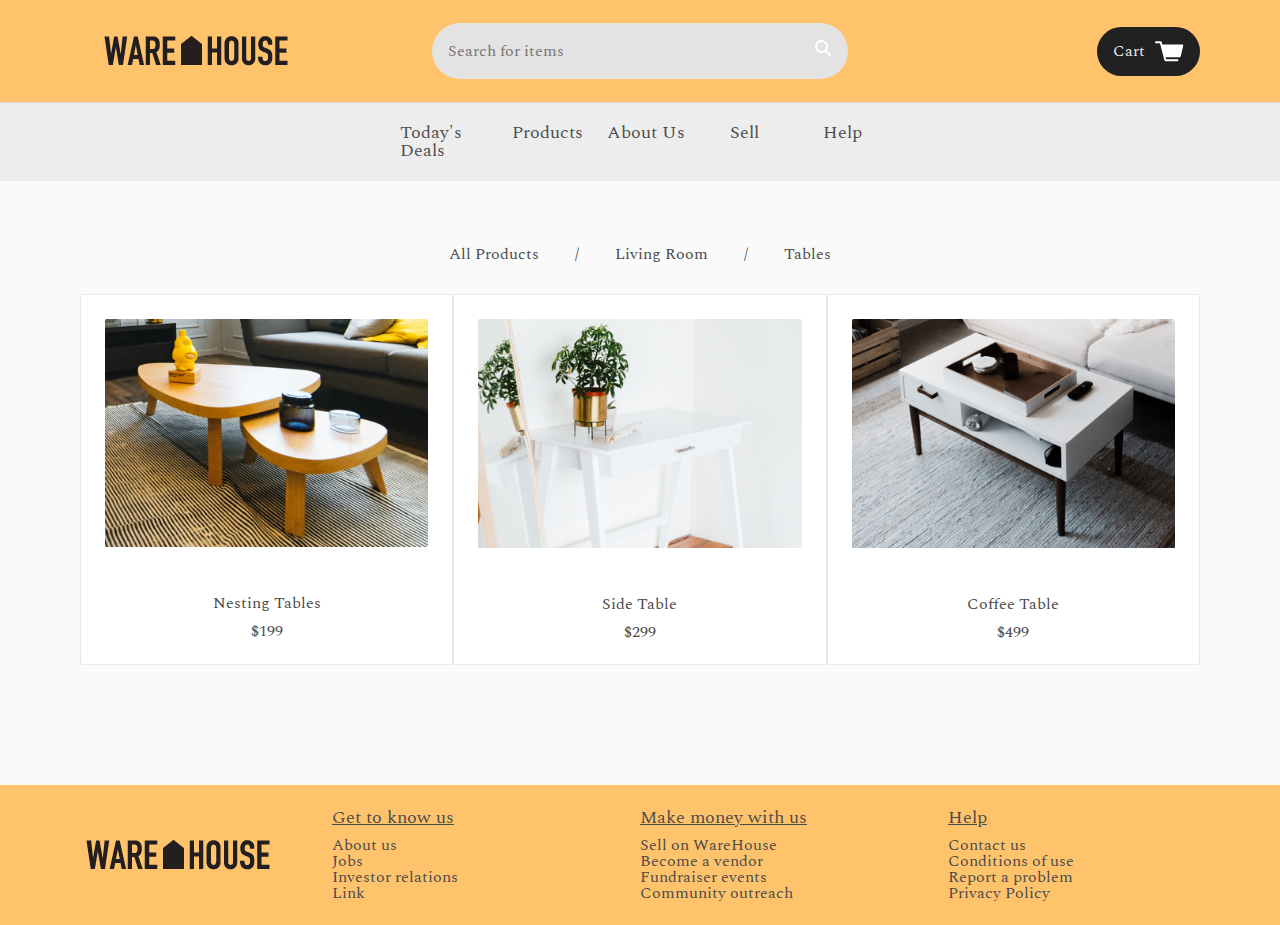
<file: tables.html>
<!DOCTYPE html>
<html>
<head>
  <title>WareHouse</title>
  <link rel="stylesheet" type="text/css" href="resources/css/reset.css">
  <link rel="stylesheet" type="text/css" href="resources/css/base.css">
  <link href="https://fonts.googleapis.com/css?family=Arapey|Cormorant+SC:400,500,600,700|IM+Fell+DW+Pica+SC|IM+Fell+English+SC|Judson:400,700|Junge|Maitree:400,500,600,700|Playfair+Display:400,700,900|Raleway:400,600,700,800|Spectral:400,500,600,700,800|Suranna|Taviraj:300,400,500,600,700,800,900" rel="stylesheet">
</head>
<body>
  <div class="container">

    <!-- Header -->

    <header>
      <div class="image-container">
        <a href="index.html"><img src="resources/img/home.png" alt="button taking you to mainpage"></a>
      </div>
      <div class="search-bar">
        <input type="text" name="search" placeholder="Search for items">
        <a href="" class="icon"><img src="resources/img/search.svg" alt="search button to conduct searches"></a>
      </div>
      <a href="cart.html" class="button cart">Cart <img src="resources/img/cart.svg" alt="go to cart to complete purchase"></a>
    </header>
    <nav class="top_bar">
      <a href="deals.html">Today's Deals</a>
      <a href="products.html">Products</a>
      <a href="about.html">About Us</a>
      <a href="sell.html">Sell</a>
      <a href="#">Help</a>
    </nav>

    <!-- Tables Section -->

    <div id="main" class="product-list-section">
      <ul class="breadcrumb">
        <li><a href="products.html">All Products</a></li>
        <li><a href="living.html">Living Room</a></li>
        <li>Tables</li>
      </ul>

      <div class="product-list">
        <a href="#" class="product-item">
          <div class="image-container">
            <img src="resources/img/tables/nesting-tables.jpg">
          </div>
          <div class="description">
            <h3>Nesting Tables</h3>
            <span class="price">$199</span>
          </div>
        </a>

        <a href="#" class="product-item">
          <div class="image-container">
            <img src="resources/img/tables/side-table.jpg">
          </div>
          <div class="description">
            <h3>Side Table</h3>
            <span class="price">$299</span>
          </div>
        </a>

        <a href="#" class="product-item">
          <div class="image-container">
            <img src="resources/img/tables/coffee-table.jpg">
          </div>
          <div class="description">
            <h3>Coffee Table</h3>
            <span class="price">$499</span>
          </div>
        </a>

      </div>
    </div>

    <!-- Footer -->

    <footer>
      <img src="resources/img/home.png" alt="button taking you to mainpage">
      <div class="links">
        <h4>Get to know us</h4>
        <a href="#">About us</a>
        <a href="jobs.html">Jobs</a>
        <a href="#">Investor relations</a>
        <a href="#">Link</a>
      </div>
      <div class="links">
        <h4>Make money with us</h4>
        <a href="sell.html">Sell on WareHouse</a>
        <a href="#">Become a vendor</a>
        <a href="#">Fundraiser events</a>
        <a href="#">Community outreach</a>
      </div>
      <div class="links">
        <h4>Help</h4>
        <a href="#">Contact us</a>
        <a href="#">Conditions of use</a>
        <a href="#">Report a problem</a>
        <a href="#">Privacy Policy</a>
      </div>
    </footer>
  </div>
</body>
</html>
</file>
<file: resources/css/base.css>
@font-face {
  font-family: 'Arial-MT' ;
  src: url('../fonts/ari.ttf') format('truetype');
}

/* Site-Wide Styles */

html {
  font-size: 16px;
}

body {
  font-family: "spectral";
  color: hsla(0, 0%, 29%, 1);
}

.top_bar {font-size: 1.12rem;}

a {
  text-decoration: none;
  transition: .3s;
}

a:hover {
  color: hsla(0, 0%, 29%, 1);
  font-weight: 650;
  font-size: 1.1rem;}
}

h1,
h2,
h3,
h4 {
}



h4{font-size: 1.1rem;
text-decoration: underline;
margin-bottom: 10px;}

input,
textarea,
select {
  border-radius: 3px;
  background-color: hsla(0, 0%, 89%, 1);
  padding: 1rem;
}

/* Reusable Component - Button */

.button {
  border-radius: 30px;
  background-color: hsla(0, 0%, 13%, 1);
  text-align: center;
  color: hsla(0, 0%, 93%, 1);
  transition: .25s;
}

.button:hover {

  background-color: Black - hsla(0, 0%, 13%, 1);
  color: hsla(0, 100%, 100%, 1);
}

/* Reusable Component - Image Container */

.image-container {
  overflow: hidden;
    margin: 1.5rem;
}

.image-container img {
  display: block;
  max-width: 100%;
  height: auto;

}

/* Reusable Component - Product List */

.product-list-section {
  padding: 2rem 5rem 3.75rem 5rem;
}

.product-list {
  display: grid;
  grid-template-columns: repeat(3, 1fr);
  margin-bottom: 3.75rem;
}

.product-category {
  border-radius: 2px;
  background-color: hsla(0, 0%, 100%, 1);
  border: solid 1px hsla(0, 0%, 91%, 1);
    }

.product-category .description-category {
  padding: 1.5rem;
  text-align: left;
}

.product-category h3 {
  margin-bottom: .75rem;
  color: hsla(0, 0%, 29%, 1);
}

.product-item {
  border-radius: 2px;
  background-color: hsla(0, 0%, 100%, 1);
  border: solid 1px hsla(0, 0%, 91%, 1);
}

.product-item .description {
  padding: 1.5rem;
  text-align: center;
}


.product-item h3 {
  margin-bottom: .75rem;
  color: hsla(0, 0%, 29%, 1);
  position: relative;
  display: block;
}

.product-item .price {
  color: hsla(0, 0%, 29%, 1);
}


/* Reusable Component - Form Field With Label */
.field {
  display: flex;
  flex-direction: column;
}

.field label {
  padding-bottom: .75rem;
}


/* Reusable Component - Navigation Breadcrumbs */
ul.breadcrumb {
    padding: 2rem 4rem;
    list-style: none;
    align-items: left;
}
ul.breadcrumb li {
    display: inline;
    font-size: inherit;
    align-items: left;
}
ul.breadcrumb li+li:before {
    padding: 2rem;
    color: hsla(0, 0%, 29%, 1);
    content: "/\00a0";
}
ul.breadcrumb li a {
    color: hsla(0, 0%, 29%, 1);
    text-decoration: none;
}


@media only screen and (max-width: 1100px) {
  .product-list {
    grid-template-columns: repeat(2, 1fr);
  }
}

@media only screen and (max-width: 680px) {
  .product-list {
    grid-template-columns: 1fr;
  }
}


/* Site-Wide Grid */

.container {
  display: grid;
  grid-template-areas: 'header'
                       'nav'
                       'main'
                       'footer';
}


/* Header */

header {
  grid-area: header;
  display: grid;
  grid-template-columns: 22rem 1fr 22rem;
  align-items: center;
  padding: .75rem 5rem;
  font-size: inherit;
  /*background-color: hsla(0, 0%, 93%, 1);*/
  background-color:  #FFC36C;
}

.search-bar {
  display: flex;
  border-radius: 33px 53px 33pzx 53px;
  width: 100%;
}

.search-bar input {
  flex-grow: 1;
  border-top-right-radius: 0;
  border-top-left-radius: 30px;
  border-bottom-right-radius: 0;
  border-bottom-left-radius: 30px;
}

.search-bar .icon {
  background-color: hsla(0, 0%, 89%, 1);
  border-radius: 0 53px 53px 0;
  padding: 1rem;
}

.search-bar .icon img {
  vertical-align: middle;
}

.cart {
  justify-self: end;
  display: flex;
  align-items: center;
  padding: .875rem 1rem;
  border-radius: 54px;
}

.cart img {
  padding-left: .625rem;
}

nav {
  display: grid;
  grid-template-columns: repeat(5, 1fr);
  justify-items: center;
  grid-area: nav;
  background-color: hsla(0, 0%, 93%, 1);

;
  border-top: 1px solid hsla(0, 0%, 85%, 1);
  padding: 1.313rem 24.25rem 1.313rem 25rem;
}

nav a:visted {
  color: hsla(0, 0%, 29%, 1);
}

@media only screen and (max-width: 1100px) {
  header {
    grid-template-columns: 1fr;
    justify-items: center;
  }

  .cart {
    justify-self: auto;
  }
}

@media only screen and (max-width: 700px) {
  nav {
    grid-template-columns: 1fr;
  }
}

/* Main Section */

#main {
  grid-area: main;
  display: grid;
  justify-items: center;
  text-align: center;
  background-color: hsla(0, 0%, 98%, 1);
  border-top: 1px solid hsla(0, 0%, 98%, 1);
}

#main h2 {
  margin-bottom: 2rem;
  font-size: 2rem;
  font-family: "spectral";
  color: black;
}

#main .button {
  box-sizing: border-box;
  width: 14.375rem;
  padding: .875rem 0;
}

/* Footer */

footer {
  grid-area: footer;
  display: grid;
  grid-template-columns: repeat(4, 1fr);
  padding: 1.5rem;
  /* background-color: hsla(0, 100%, 100%, 1); */
  background-color: #FFC36C;
}

footer img {
  align-self: center;
  justify-self: center;
}

footer .links {
  display: grid;
}

footer a {
  color: hsla(0, 0%, 29%, 1);
}

@media only screen and (max-width: 810px) {
  footer {
    grid-template-columns: repeat(3, 1fr);
  }

  footer img {
    grid-column: 1 / span 3;
  }
}

@media only screen and (max-width: 490px) {
  footer {
    grid-template-columns: 1fr;
    justify-items: center;
    text-align: center;
  }

  footer img {
    grid-column: auto;
  }
}
</file>
<file: resources/css/index.css>
.hero {
  width: 100%;
  height: 21.75rem;
  margin-top: 3rem;
  border-radius: 1.5rem;
  background-image: url('../img/home/hero.png');
  background-repeat: no-repeat;
  background-size: cover;
  background-position: center;
  text-align: center;
  color: hsla(0, 0%, 100%, 1);
}

.hero h2 {
  padding-top: 10rem;
  color: hsla(0, 100%, 100%, 1);
  font-family: Helvetica;
  font-size: inherit;
  font-weight: bold;
  text-align: center;
}

.products {
  padding: 0 5rem 6rem 5rem;
}

.products h2 {
  margin-top: 2rem;
  font-size: inherit;
}

.landing .product-list {
  grid-template-columns: repeat(4, 1fr);
}

.categories h3 {
  margin-bottom: 0;
}

@media only screen and (max-width: 1020px) {
  .landing .product-list {
    grid-template-columns: repeat(3, 1fr);
  }
}


@media only screen and (max-width: 760px) {
  .landing .product-list {
    grid-template-columns: repeat(2, 1fr);
  }
}

@media only screen and (max-width: 565px) {
  .hero {
    padding-left: 0;
    text-align: center;
  }

  .hero h2 {
    padding-top: 7rem;
    font-size: 10rem;
  }


  .hero p {
    width: 90%;
    margin: auto;
  }
}

@media only screen and (max-width: 470px) {
  .landing .product-list {
    grid-template-columns: 1fr;
  }
}
</file>
<file: resources/css/about.css>
/* About Page */

.about h1 {
  width: 100%;
  padding: 10.5rem 0;
  background-image: url('../img/hero.png');
  background-repeat: no-repeat;
  background-size: cover;
  background-position: center;
  font-size: inherit;
  font-stretch: condensed;
  color: hsla(0, 100%, 100%, 1);

}

.about .information {
  padding: 3.75rem 20% 6.75rem 20%;
  color: hsla(0, 0%, 29%, 1);
}

.about h3 {
  margin-bottom: 1rem;
  font-size: inherit;
  font-size: 2rem;
}

.about p {
  padding-bottom: 2rem;
  font-size: inherit;
  line-height: 1.8;
}

.about .join {
  display: grid;
  justify-items: center;
  padding: 1.5rem 0;
  border: solid 1px #e7e7e7;
  border-radius: 2px;
  background-color: hsla(0, 0%, 100%, 1);
}

@media only screen and (max-width: 735px) {
  .about h1 {
    font-size: 6rem;
  }
}

@media only screen and (max-width: 490px) {
  .about h1 {
    font-size: 4rem;
  }

  .about h3 {
    font-size: 1.25rem;
  }

  .about p {
    font-size: 1rem;
  }
}
</file>
<file: resources/css/cart.css>
#main {
  margin-left: 2rem;
  margin-right: 2rem;
}

.product-list-section {
  padding: 2rem 5rem 3.75rem 5rem;
}

.shopping-cart {
  display: grid;
  grid-template-columns: repeat(4, 1fr);
  grid-template-rows: repeat(3, 1fr);
  grid-column-gap: 3rem;
  border: 1px solid hsla(0, 0%, 85%, 1);
  padding: 0rem 1rem 0rem 0rem;
  background-color: hsla(0, 100%, 100%, 1);
}

.row {
  display: grid;
  grid-template-columns: repeat(3, 1fr);
  grid-column: 1/4;
  padding: 1.5rem 0rem 1.5rem 0rem;
  border-bottom: 1px solid hsla(0, 0%, 85%, 1);
  margin-left: 1.5rem;
}

#no-border {
  border-bottom: none;
}

input {
  width: 3rem;
  padding-left: 1rem;
}

.total {
  grid-column: 4;
  grid-row: 1/4;
  border-left: 1px solid hsla(0, 0%, 85%, 1);
  margin-top: 1.5rem;
  margin-bottom: 1.5rem;
  padding: 1rem 0rem;
}

.product-item h3 {
  margin-bottom: .75rem;
  color: hsla(0, 0%, 29%, 1);
}

.product-item .price {
  color: hsla(0, 0%, 29%, 1);
}

.description {
  padding: 1.5rem;
  text-align: left;
  margin-bottom: 3rem;
}

.total .description h3{
  float: left;
}
.total .description span{
  float: right;
  padding-bottom: 2rem;
}

#main .button {
  box-sizing: border-box;
  padding: 0.875rem 5rem;
  border-radius: 54px;
  margin-left: 1rem;
}

@media only screen and (max-width: 1020px) {
  .landing .product-list {
    grid-template-columns: repeat(3, 1fr);
  }
}


@media only screen and (max-width: 760px) {
  .landing .product-list {
    grid-template-columns: repeat(2, 1fr);
  }
}


@media only screen and (max-width: 470px) {
  .landing .product-list {
    grid-template-columns: 1fr;
  }
}
</file>
<file: resources/css/jobs.css>
#main {
  text-align: left;
  justify-items: auto;
}

.jobs {
  padding: 3.75rem 11.75rem 7.5625rem 11.75rem;
}

.jobs h3 {
  margin-bottom: 1rem;
  font-size: inherit;
}

form {
  display: grid;
  grid-template-columns: repeat(2, 2fr) 1fr;
  align-items: flex-end;
  margin-bottom: 3.125rem;
}

#main form .button {
  height: fit-content;
  padding: 1.14rem 0;
  margin-left: 2rem;
}

.job-list {
  border-top: solid 1px hsla(0, 0%, 59%, 1);
}

.job {
  border-bottom: solid 1px hsla(0, 0%, 59%, 1);
  padding: 1rem 0;
}

.job h4 {
  padding-bottom: .5rem;
  font-size: inherit;
  line-height: 1.2;
}

#see-all-jobs {
  justify-self: center;
  margin-top: 3.6875rem;
}
</file>
<file: resources/css/sell.css>
#main {
  text-align: left;
  justify-items: auto;
}

.sell {
  padding: 3.75rem 11.75rem 18.75rem 11.75rem;
}

.sell h3 {
  margin-bottom: 1rem;
  font-size: 2rem;
  text-align: center;
}

form {
  display: grid;
  grid-template-areas: 'name name price quantity'
                       'description description description description'
                       '. . . submit';
  font-size: inherit;
}

input {
  min-width: 100%;
  box-sizing: border-box;
}

select {
  background-color: hsla(0, 0%, 100%, 1);
  font-size: inherit;
}

textarea {
  min-height: 12rem;
  font-size: inherit;
}

.field {margin-top: 0.8rem;}

#name {
  grid-area: name;
}

#price {
  grid-area: price;
}

#quantity {
  grid-area: quantity;
}

#description {
  grid-area: description;
}

#description-text-box {font-family: "spectral";}

.quantity_dropdown {font-family: "spectral";}

#submit {
  grid-area: submit;
  justify-self: end;
}

a#submit.button {margin-top: 1.2rem;}


@media only screen and (max-width: 1100px) {
  .sell {
    padding-left: 10%;
    padding-right: 10%;
  }
}

@media only screen and (max-width: 970px) {
  form {
    grid-template-areas: 'name name'
                         'price quantity'
                         'description description'
                         '. submit';
  }
}

@media only screen and (max-width: 660px) {
  form {
    grid-template-areas: 'name'
                         'price'
                         'quantity'
                         'description'
                         'submit';
  }

  #submit {
    justify-self: center;
  }
}
</file>
